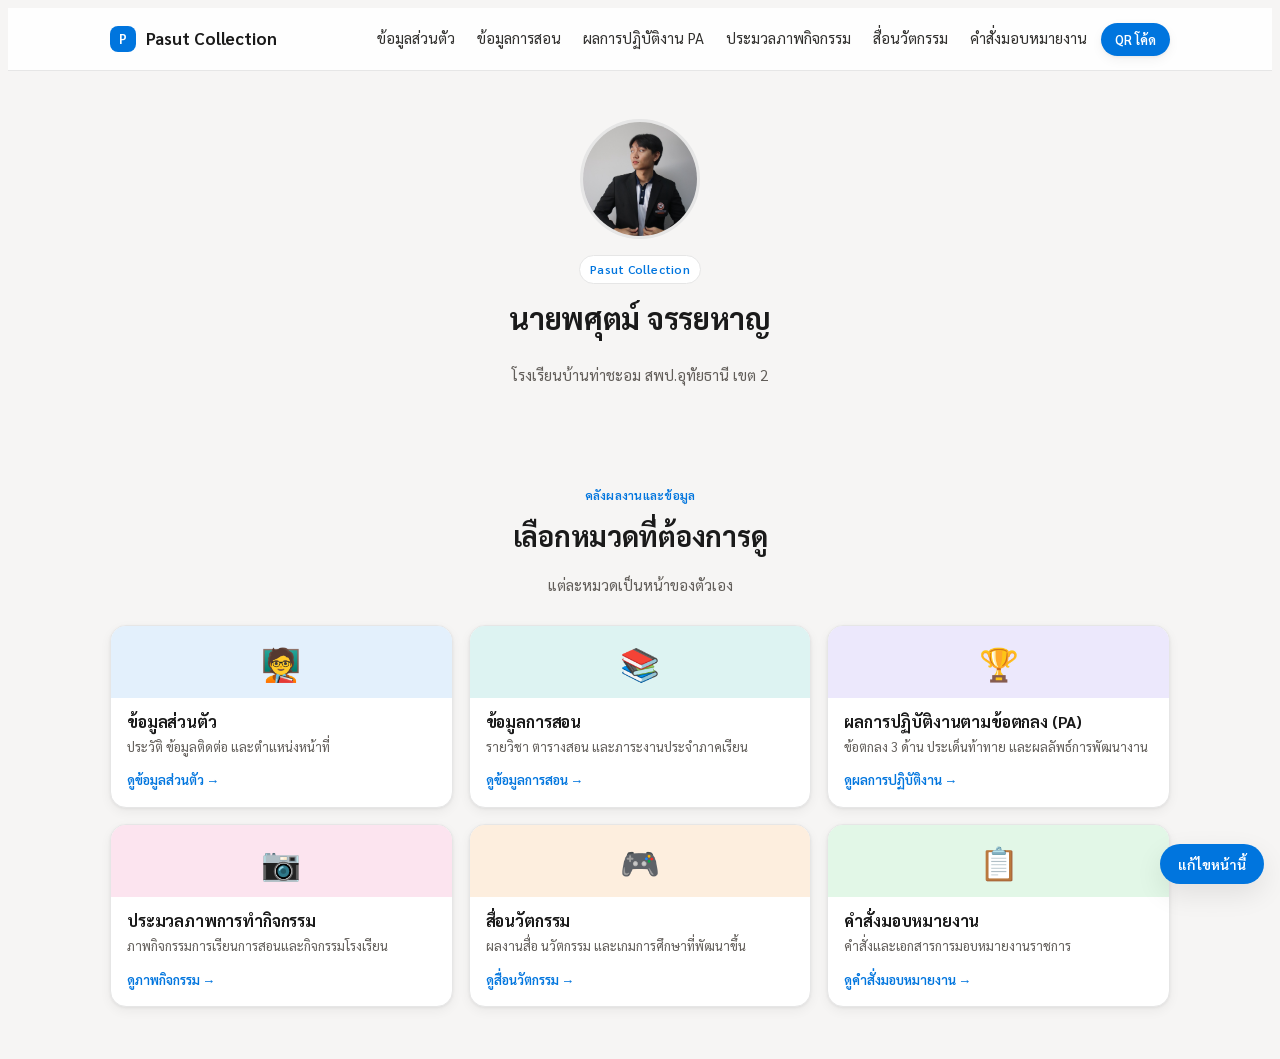
<file: index.html>
<!doctype html>
<html lang="th">
<head>
<meta charset="UTF-8">
<meta name="viewport" content="width=device-width, initial-scale=1">
<title>Pasut Collection</title>
<meta name="description" content="คลังผลงานและข้อมูลของนายพศุตม์ จรรยหาญ ครูกลุ่มสาระการเรียนรู้คณิตศาสตร์ โรงเรียนบ้านท่าชะอม">
<link rel="stylesheet" href="style.css">
</head>
<body data-content-collection="content_index">

<div class="topbar">
  <div class="wrap row">
    <a class="brand" href="index.html"><span class="mark">P</span> <span data-field="name">Pasut Collection</span></a>
    <div class="topbar-right">
      <nav class="crumbs">
        <a href="personal.html">ข้อมูลส่วนตัว</a>
        <a href="teaching.html">ข้อมูลการสอน</a>
        <a href="pa.html">ผลการปฏิบัติงาน PA</a>
        <a href="gallery.html">ประมวลภาพกิจกรรม</a>
        <a href="media.html">สื่อนวัตกรรม</a>
        <a href="orders.html">คำสั่งมอบหมายงาน</a>
      </nav>
      <div class="qr-widget">
        <button id="qrToggleBtn" class="qr-toggle" type="button" aria-expanded="false">QR โค้ด</button>
        <div id="qrPanel" class="qr-panel" hidden>
          <div id="qrCode"></div>
          <p class="qr-url"></p>
        </div>
      </div>
    </div>
  </div>
</div>

<div class="heroband">
  <div class="wrap heroband-inner">
    <div class="hero-photo"><img data-edit-img="hero-photo" src="images/hero-photo.jpg" alt="รูปภาพนายพศุตม์ จรรยหาญ"></div>
    <span class="eyebrow" data-edit="hero-eyebrow">Pasut Collection</span>
    <h1 data-edit="hero-name">นายพศุตม์ จรรยหาญ</h1>
    <p class="lede" data-edit="hero-lede">โรงเรียนบ้านท่าชะอม สพป.อุทัยธานี เขต 2</p>
  </div>
</div>

<main class="wrap">
  <section id="menu" style="border-top:none;">
    <div class="kicker" style="text-align:center;">คลังผลงานและข้อมูล</div>
    <h2 style="text-align:center;">เลือกหมวดที่ต้องการดู</h2>
    <p class="intro" style="text-align:center; margin-inline:auto;">แต่ละหมวดเป็นหน้าของตัวเอง</p>
    <div class="tilegrid">
      <a class="tile d1" href="personal.html">
        <div class="icon-band" aria-hidden="true">🧑‍🏫</div>
        <div class="body">
          <h3 data-edit="tile-personal-title">ข้อมูลส่วนตัว</h3>
          <p data-edit="tile-personal-desc">ประวัติ ข้อมูลติดต่อ และตำแหน่งหน้าที่</p>
          <div class="go">ดูข้อมูลส่วนตัว →</div>
        </div>
      </a>
      <a class="tile d2" href="teaching.html">
        <div class="icon-band" aria-hidden="true">📚</div>
        <div class="body">
          <h3 data-edit="tile-teaching-title">ข้อมูลการสอน</h3>
          <p data-edit="tile-teaching-desc">รายวิชา ตารางสอน และภาระงานประจำภาคเรียน</p>
          <div class="go">ดูข้อมูลการสอน →</div>
        </div>
      </a>
      <a class="tile d3" href="pa.html">
        <div class="icon-band" aria-hidden="true">🏆</div>
        <div class="body">
          <h3 data-edit="tile-pa-title">ผลการปฏิบัติงานตามข้อตกลง (PA)</h3>
          <p data-edit="tile-pa-desc">ข้อตกลง 3 ด้าน ประเด็นท้าทาย และผลลัพธ์การพัฒนางาน</p>
          <div class="go">ดูผลการปฏิบัติงาน →</div>
        </div>
      </a>
      <a class="tile" href="gallery.html">
        <div class="icon-band" aria-hidden="true">📷</div>
        <div class="body">
          <h3 data-edit="tile-gallery-title">ประมวลภาพการทำกิจกรรม</h3>
          <p data-edit="tile-gallery-desc">ภาพกิจกรรมการเรียนการสอนและกิจกรรมโรงเรียน</p>
          <div class="go">ดูภาพกิจกรรม →</div>
        </div>
      </a>
      <a class="tile" href="media.html">
        <div class="icon-band" aria-hidden="true">🎮</div>
        <div class="body">
          <h3 data-edit="tile-media-title">สื่อนวัตกรรม</h3>
          <p data-edit="tile-media-desc">ผลงานสื่อ นวัตกรรม และเกมการศึกษาที่พัฒนาขึ้น</p>
          <div class="go">ดูสื่อนวัตกรรม →</div>
        </div>
      </a>
      <a class="tile" href="orders.html">
        <div class="icon-band" aria-hidden="true">📋</div>
        <div class="body">
          <h3 data-edit="tile-orders-title">คำสั่งมอบหมายงาน</h3>
          <p data-edit="tile-orders-desc">คำสั่งและเอกสารการมอบหมายงานราชการ</p>
          <div class="go">ดูคำสั่งมอบหมายงาน →</div>
        </div>
      </a>
    </div>
  </section>

  <section aria-label="เนื้อหาเพิ่มเติม">
    <div class="kicker">เพิ่มเติม</div>
    <h2>เนื้อหาเพิ่มเติม</h2>
    <div id="extraBlocks" data-collection="extra_index"></div>
  </section>
</main>

<script src="config.js"></script>
<script src="edit.js"></script>
<script src="qrcode.min.js"></script>
<script>
(function () {
  var SITE_URL = 'https://pamjyh.github.io/Pasut-Collection/';
  var btn = document.getElementById('qrToggleBtn');
  var panel = document.getElementById('qrPanel');
  var made = false;
  btn.addEventListener('click', function () {
    var willShow = panel.hidden;
    if (willShow && !made) {
      new QRCode(document.getElementById('qrCode'), {
        text: SITE_URL, width: 160, height: 160, correctLevel: QRCode.CorrectLevel.M,
      });
      panel.querySelector('.qr-url').textContent = SITE_URL;
      made = true;
    }
    panel.hidden = !willShow;
    btn.setAttribute('aria-expanded', String(willShow));
  });
})();
</script>
</body>
</html>
</file>
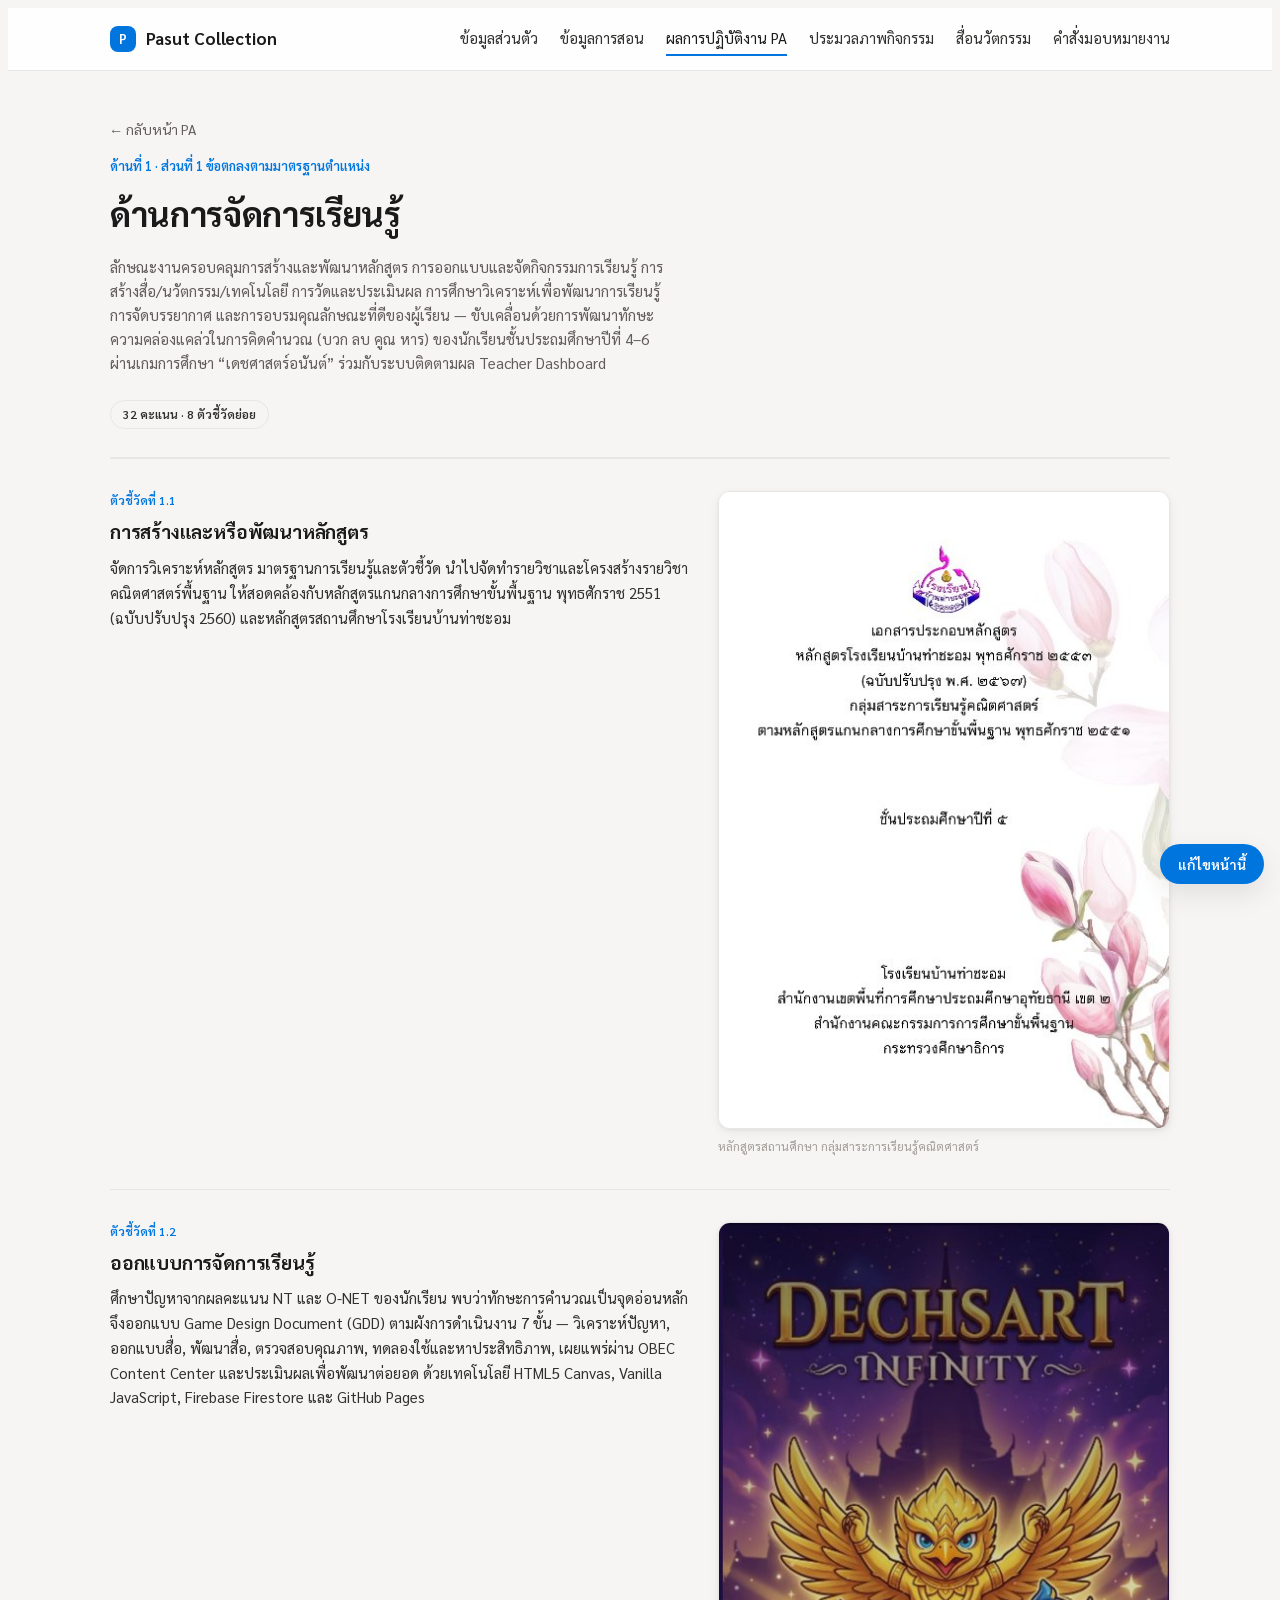
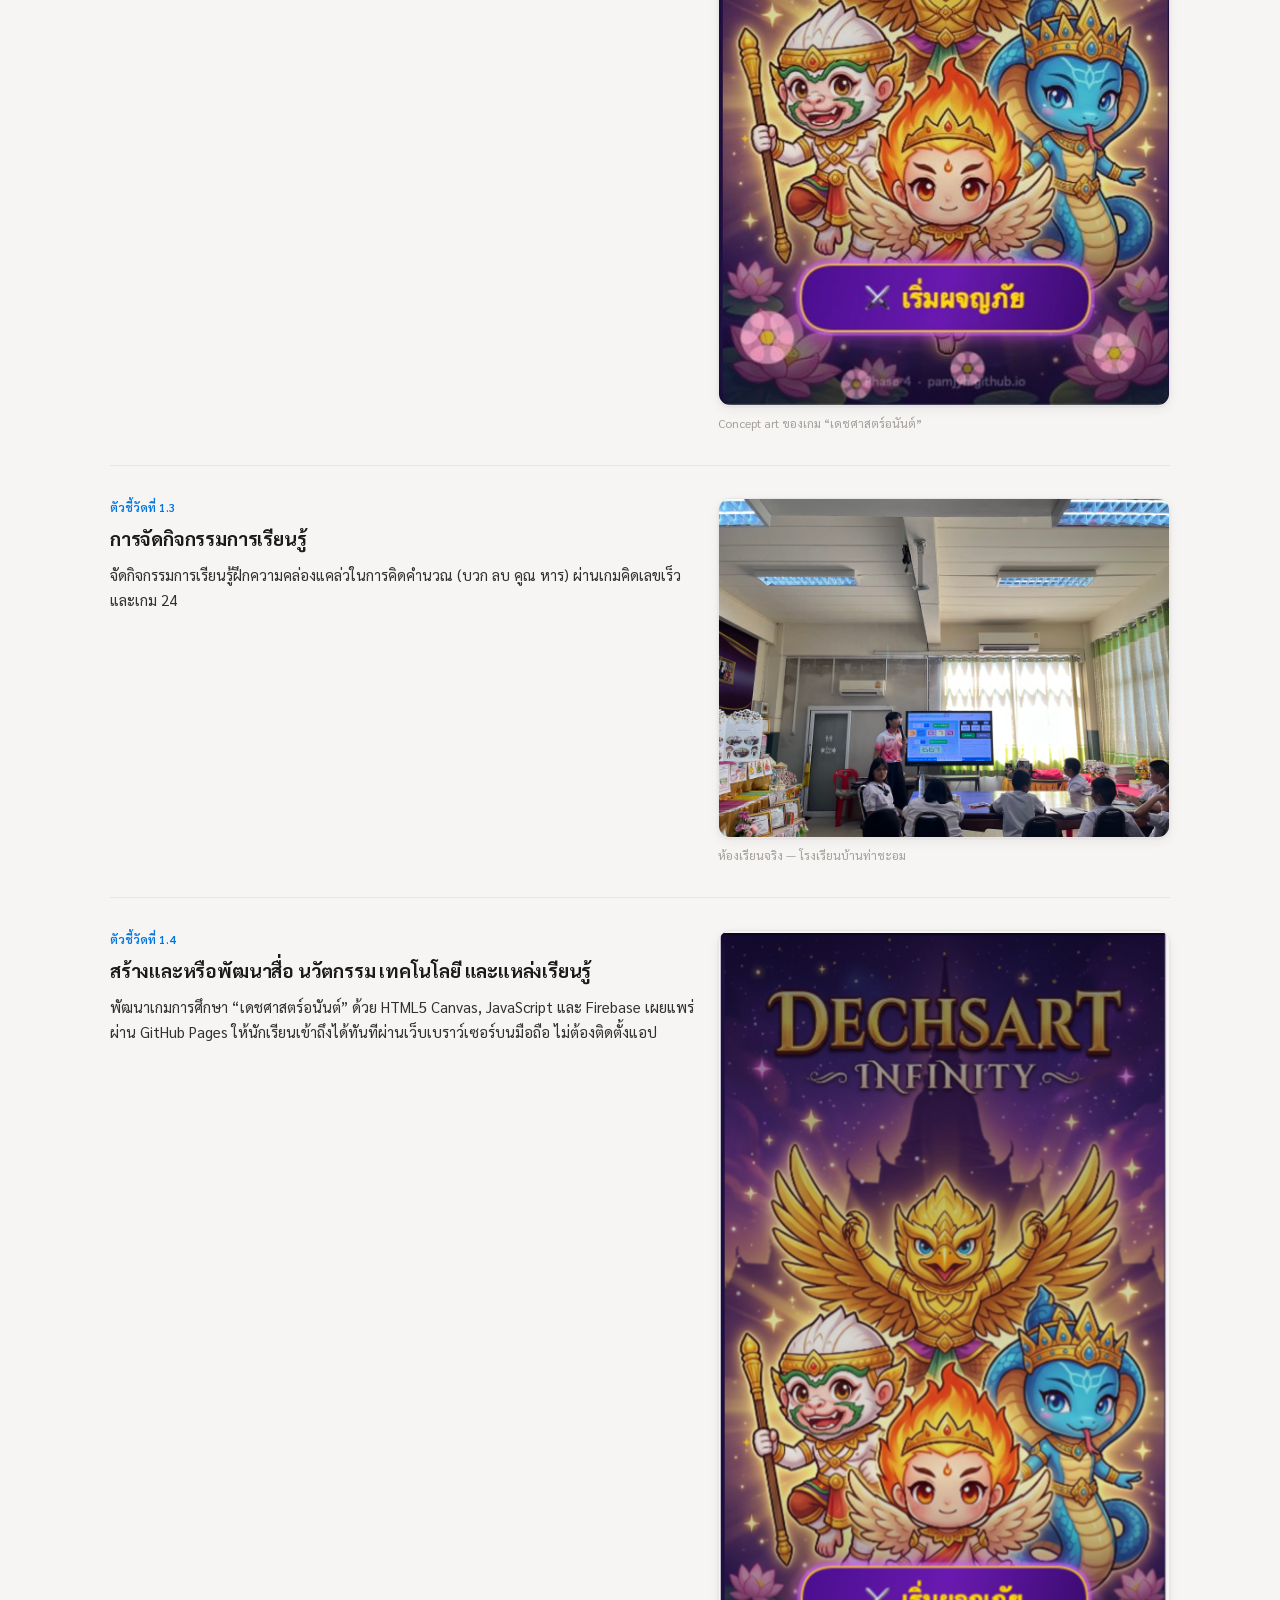
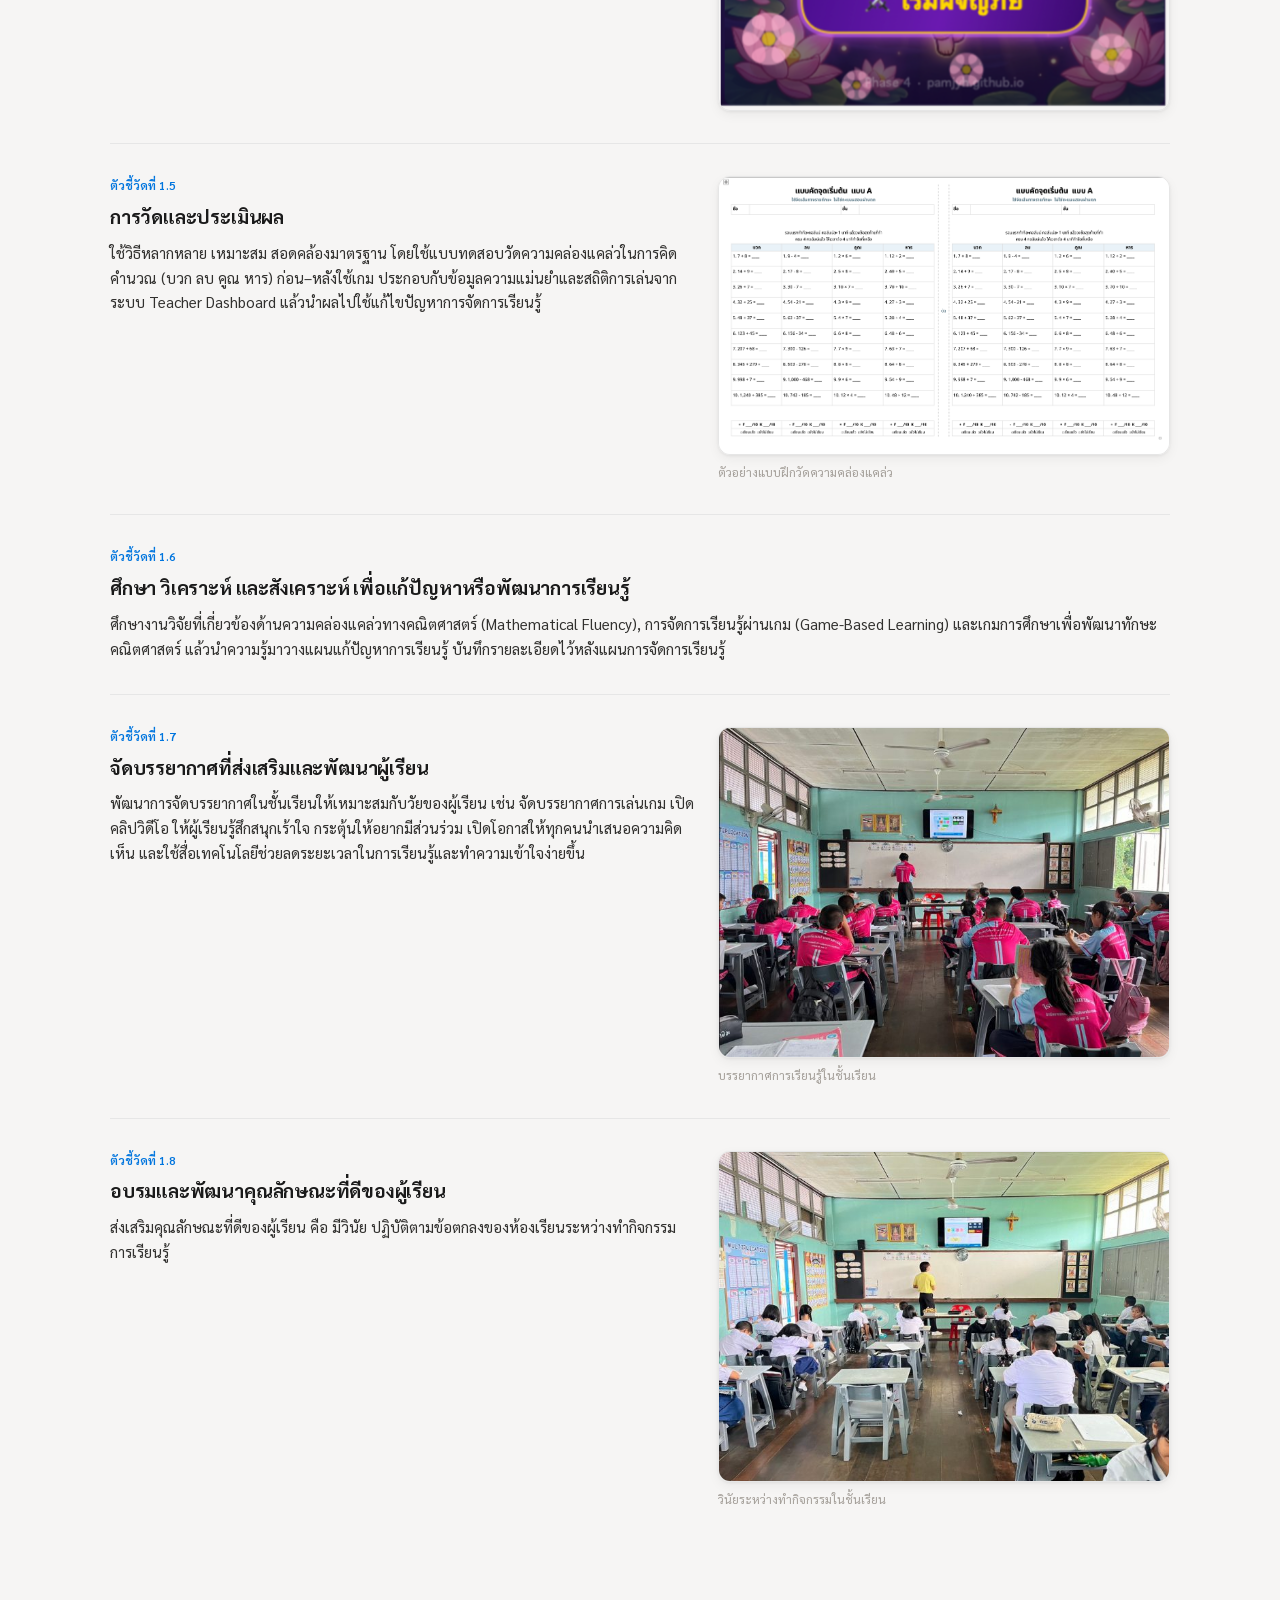
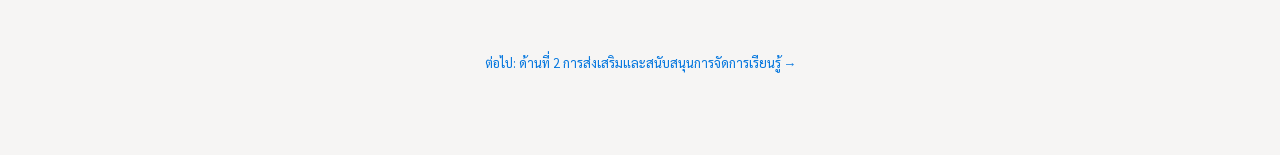
<file: daan1.html>
<!doctype html>
<html lang="th">
<head>
<meta charset="UTF-8">
<meta name="viewport" content="width=device-width, initial-scale=1">
<title>ด้านการจัดการเรียนรู้ — Pasut Collection</title>
<link rel="stylesheet" href="style.css">
</head>
<body data-content-collection="content_daan1">

<div class="topbar">
  <div class="wrap row">
    <a class="brand" href="index.html"><span class="mark">P</span> <span data-field="name">Pasut Collection</span></a>
    <nav class="crumbs">
      <a href="personal.html">ข้อมูลส่วนตัว</a>
      <a href="teaching.html">ข้อมูลการสอน</a>
      <a href="pa.html" class="on">ผลการปฏิบัติงาน PA</a>
      <a href="gallery.html">ประมวลภาพกิจกรรม</a>
      <a href="media.html">สื่อนวัตกรรม</a>
      <a href="orders.html">คำสั่งมอบหมายงาน</a>
    </nav>
  </div>
</div>

<main class="wrap">

  <section class="pagehead" style="border-top:none;">
    <a class="backlink" href="pa.html">← กลับหน้า PA</a>
    <div class="n">ด้านที่ 1 · ส่วนที่ 1 ข้อตกลงตามมาตรฐานตำแหน่ง</div>
    <h1>ด้านการจัดการเรียนรู้</h1>
    <p class="role">ลักษณะงานครอบคลุมการสร้างและพัฒนาหลักสูตร การออกแบบและจัดกิจกรรมการเรียนรู้ การสร้างสื่อ/นวัตกรรม/เทคโนโลยี การวัดและประเมินผล การศึกษาวิเคราะห์เพื่อพัฒนาการเรียนรู้ การจัดบรรยากาศ และการอบรมคุณลักษณะที่ดีของผู้เรียน — ขับเคลื่อนด้วยการพัฒนาทักษะความคล่องแคล่วในการคิดคำนวณ (บวก ลบ คูณ หาร) ของนักเรียนชั้นประถมศึกษาปีที่ 4–6 ผ่านเกมการศึกษา “เดชศาสตร์อนันต์” ร่วมกับระบบติดตามผล Teacher Dashboard</p>
    <span class="pts">32 คะแนน · 8 ตัวชี้วัดย่อย</span>
  </section>

  <section style="padding-top:0;">
    <div data-collection="daan1_indicators" data-render="indicator" data-photo="optional"
         data-fields='[{"key":"tag","label":"เลขตัวชี้วัด (เช่น ตัวชี้วัดที่ 1.1)"},{"key":"title","label":"หัวข้อ"},{"key":"desc","label":"คำอธิบาย","multiline":true},{"key":"caption","label":"คำบรรยายภาพ (ไม่บังคับ)"}]'
         data-add-label="+ เพิ่มตัวชี้วัด" data-empty="ยังไม่มีข้อมูล"></div>
  </section>

  <footer>
    <p class="foot-note"><a href="daan2.html">ต่อไป: ด้านที่ 2 การส่งเสริมและสนับสนุนการจัดการเรียนรู้ →</a></p>
  </footer>

  <section aria-label="เนื้อหาเพิ่มเติม">
    <div class="kicker">เพิ่มเติม</div>
    <h2>เนื้อหาเพิ่มเติม</h2>
    <div id="extraBlocks" data-collection="extra_daan1"></div>
  </section>
</main>

<script src="config.js"></script>
<script src="edit.js"></script>
</body>
</html>
</file>
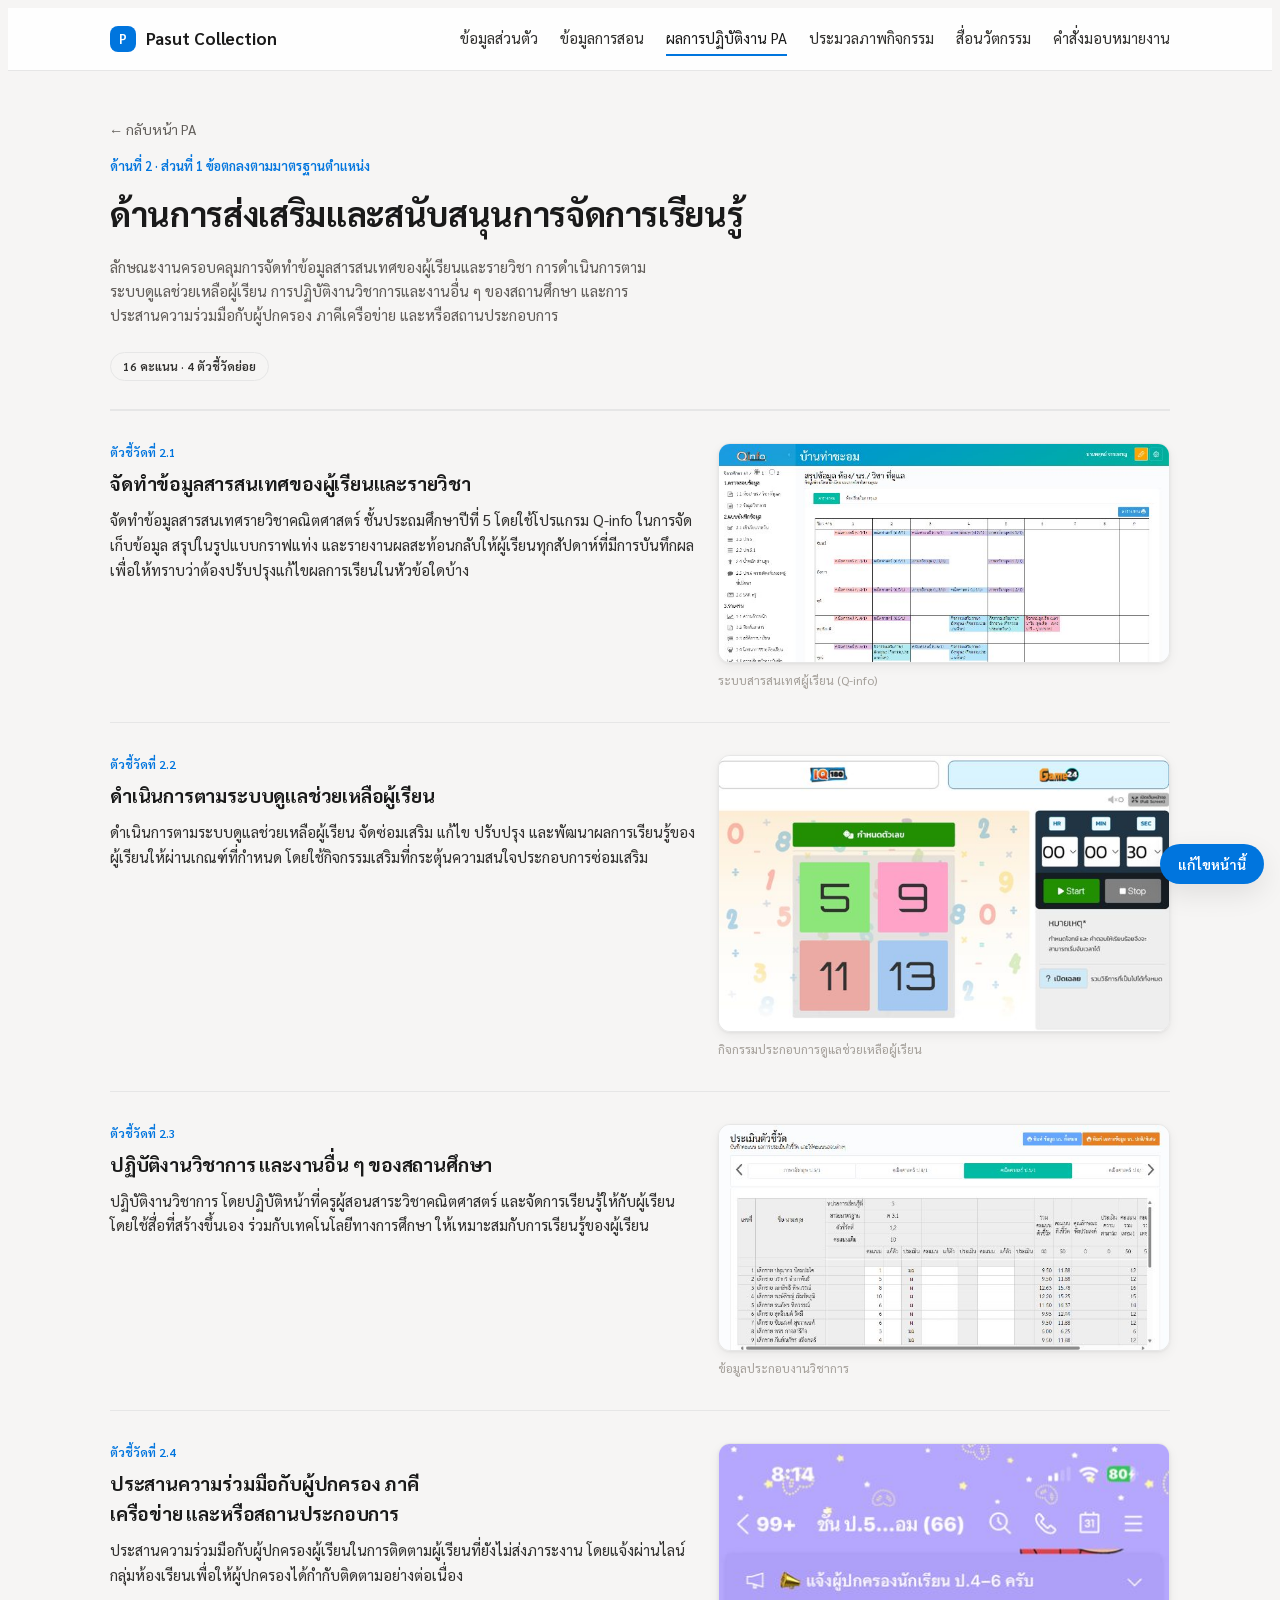
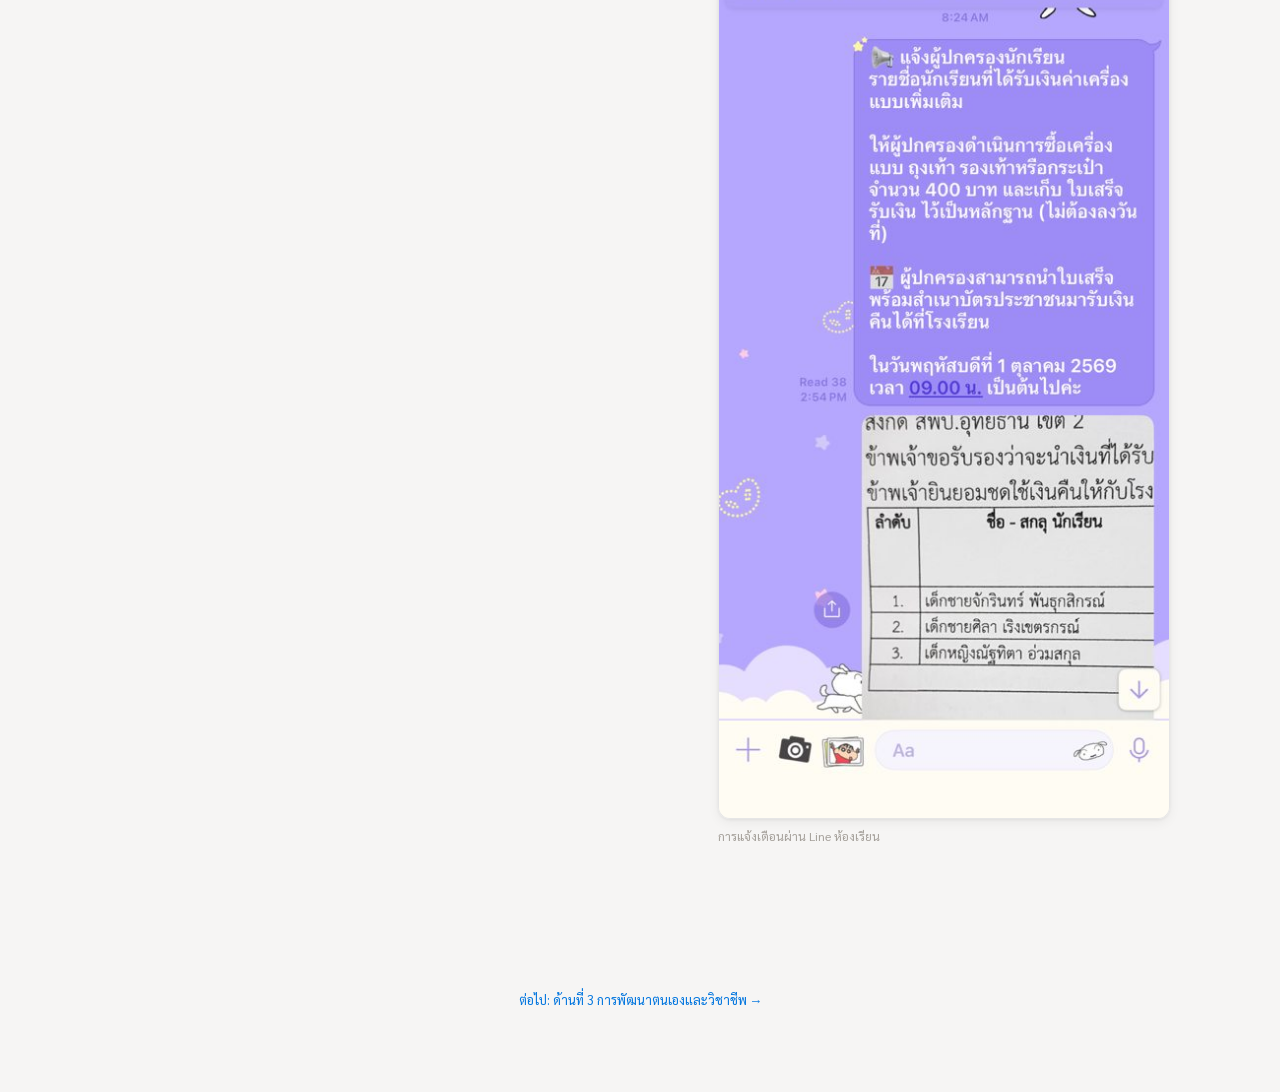
<file: daan2.html>
<!doctype html>
<html lang="th">
<head>
<meta charset="UTF-8">
<meta name="viewport" content="width=device-width, initial-scale=1">
<title>ด้านส่งเสริมการจัดการเรียนรู้ — Pasut Collection</title>
<link rel="stylesheet" href="style.css">
</head>
<body data-content-collection="content_daan2">

<div class="topbar">
  <div class="wrap row">
    <a class="brand" href="index.html"><span class="mark">P</span> <span data-field="name">Pasut Collection</span></a>
    <nav class="crumbs">
      <a href="personal.html">ข้อมูลส่วนตัว</a>
      <a href="teaching.html">ข้อมูลการสอน</a>
      <a href="pa.html" class="on">ผลการปฏิบัติงาน PA</a>
      <a href="gallery.html">ประมวลภาพกิจกรรม</a>
      <a href="media.html">สื่อนวัตกรรม</a>
      <a href="orders.html">คำสั่งมอบหมายงาน</a>
    </nav>
  </div>
</div>

<main class="wrap">

  <section class="pagehead" style="border-top:none;">
    <a class="backlink" href="pa.html">← กลับหน้า PA</a>
    <div class="n">ด้านที่ 2 · ส่วนที่ 1 ข้อตกลงตามมาตรฐานตำแหน่ง</div>
    <h1>ด้านการส่งเสริมและสนับสนุนการจัดการเรียนรู้</h1>
    <p class="role">ลักษณะงานครอบคลุมการจัดทำข้อมูลสารสนเทศของผู้เรียนและรายวิชา การดำเนินการตามระบบดูแลช่วยเหลือผู้เรียน การปฏิบัติงานวิชาการและงานอื่น ๆ ของสถานศึกษา และการประสานความร่วมมือกับผู้ปกครอง ภาคีเครือข่าย และหรือสถานประกอบการ</p>
    <span class="pts">16 คะแนน · 4 ตัวชี้วัดย่อย</span>
  </section>

  <section style="padding-top:0;">
    <div data-collection="daan2_indicators" data-render="indicator" data-photo="optional"
         data-fields='[{"key":"tag","label":"เลขตัวชี้วัด (เช่น ตัวชี้วัดที่ 2.1)"},{"key":"title","label":"หัวข้อ"},{"key":"desc","label":"คำอธิบาย","multiline":true},{"key":"caption","label":"คำบรรยายภาพ (ไม่บังคับ)"}]'
         data-add-label="+ เพิ่มตัวชี้วัด" data-empty="ยังไม่มีข้อมูล"></div>
  </section>

  <footer>
    <p class="foot-note"><a href="daan3.html">ต่อไป: ด้านที่ 3 การพัฒนาตนเองและวิชาชีพ →</a></p>
  </footer>

  <section aria-label="เนื้อหาเพิ่มเติม">
    <div class="kicker">เพิ่มเติม</div>
    <h2>เนื้อหาเพิ่มเติม</h2>
    <div id="extraBlocks" data-collection="extra_daan2"></div>
  </section>
</main>

<script src="config.js"></script>
<script src="edit.js"></script>
</body>
</html>
</file>
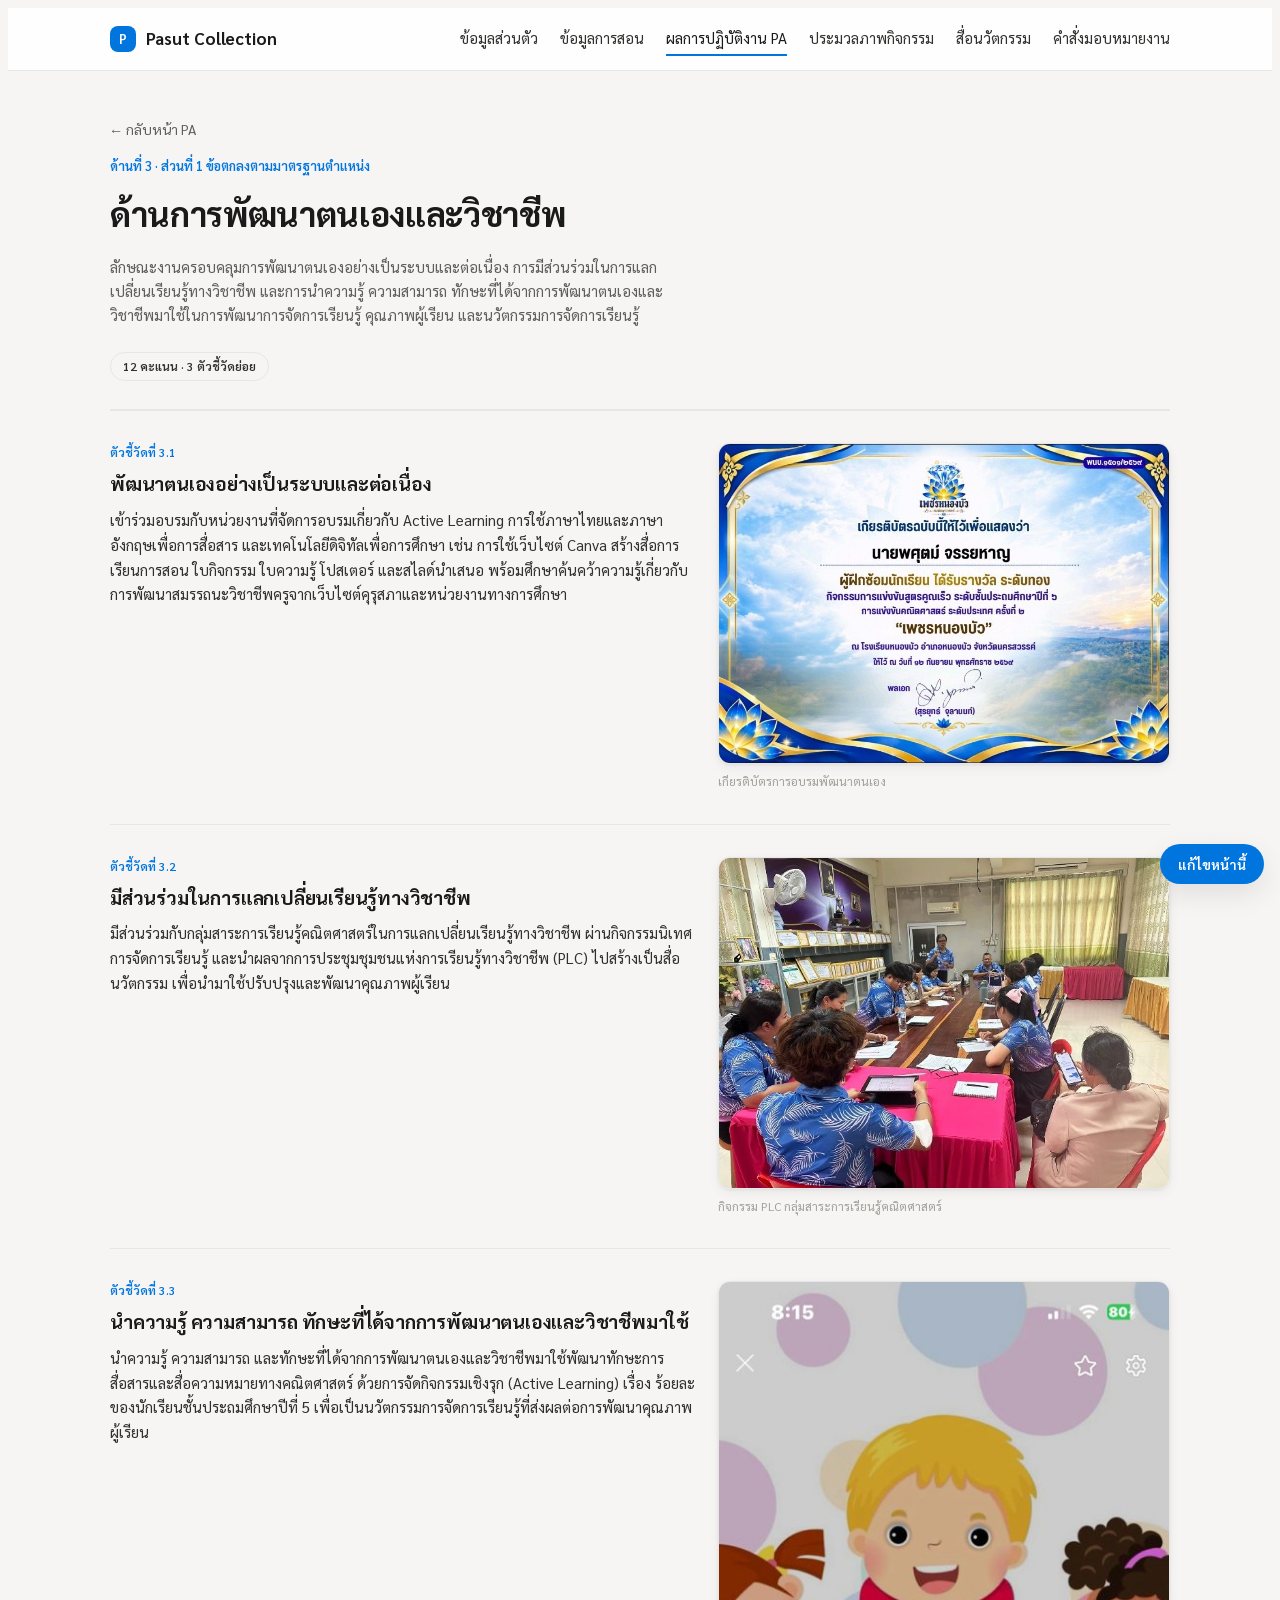
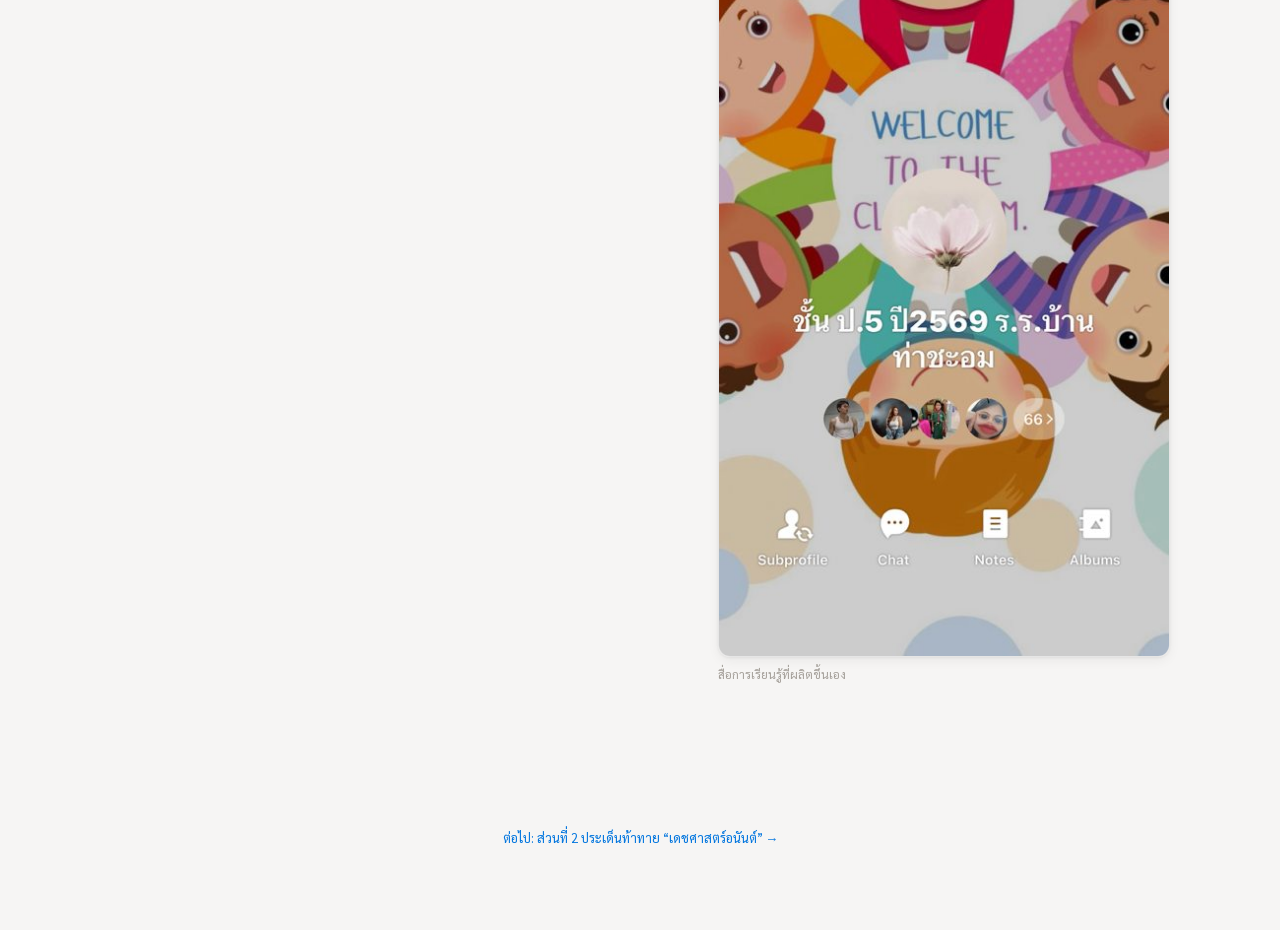
<file: daan3.html>
<!doctype html>
<html lang="th">
<head>
<meta charset="UTF-8">
<meta name="viewport" content="width=device-width, initial-scale=1">
<title>ด้านพัฒนาตนเองและวิชาชีพ — Pasut Collection</title>
<link rel="stylesheet" href="style.css">
</head>
<body data-content-collection="content_daan3">

<div class="topbar">
  <div class="wrap row">
    <a class="brand" href="index.html"><span class="mark">P</span> <span data-field="name">Pasut Collection</span></a>
    <nav class="crumbs">
      <a href="personal.html">ข้อมูลส่วนตัว</a>
      <a href="teaching.html">ข้อมูลการสอน</a>
      <a href="pa.html" class="on">ผลการปฏิบัติงาน PA</a>
      <a href="gallery.html">ประมวลภาพกิจกรรม</a>
      <a href="media.html">สื่อนวัตกรรม</a>
      <a href="orders.html">คำสั่งมอบหมายงาน</a>
    </nav>
  </div>
</div>

<main class="wrap">

  <section class="pagehead" style="border-top:none;">
    <a class="backlink" href="pa.html">← กลับหน้า PA</a>
    <div class="n">ด้านที่ 3 · ส่วนที่ 1 ข้อตกลงตามมาตรฐานตำแหน่ง</div>
    <h1>ด้านการพัฒนาตนเองและวิชาชีพ</h1>
    <p class="role">ลักษณะงานครอบคลุมการพัฒนาตนเองอย่างเป็นระบบและต่อเนื่อง การมีส่วนร่วมในการแลกเปลี่ยนเรียนรู้ทางวิชาชีพ และการนำความรู้ ความสามารถ ทักษะที่ได้จากการพัฒนาตนเองและวิชาชีพมาใช้ในการพัฒนาการจัดการเรียนรู้ คุณภาพผู้เรียน และนวัตกรรมการจัดการเรียนรู้</p>
    <span class="pts">12 คะแนน · 3 ตัวชี้วัดย่อย</span>
  </section>

  <section style="padding-top:0;">
    <div data-collection="daan3_indicators" data-render="indicator" data-photo="optional"
         data-fields='[{"key":"tag","label":"เลขตัวชี้วัด (เช่น ตัวชี้วัดที่ 3.1)"},{"key":"title","label":"หัวข้อ"},{"key":"desc","label":"คำอธิบาย","multiline":true},{"key":"caption","label":"คำบรรยายภาพ (ไม่บังคับ)"}]'
         data-add-label="+ เพิ่มตัวชี้วัด" data-empty="ยังไม่มีข้อมูล"></div>
  </section>

  <footer>
    <p class="foot-note"><a href="pa.html#challenge">ต่อไป: ส่วนที่ 2 ประเด็นท้าทาย “เดชศาสตร์อนันต์” →</a></p>
  </footer>

  <section aria-label="เนื้อหาเพิ่มเติม">
    <div class="kicker">เพิ่มเติม</div>
    <h2>เนื้อหาเพิ่มเติม</h2>
    <div id="extraBlocks" data-collection="extra_daan3"></div>
  </section>
</main>

<script src="config.js"></script>
<script src="edit.js"></script>
</body>
</html>
</file>
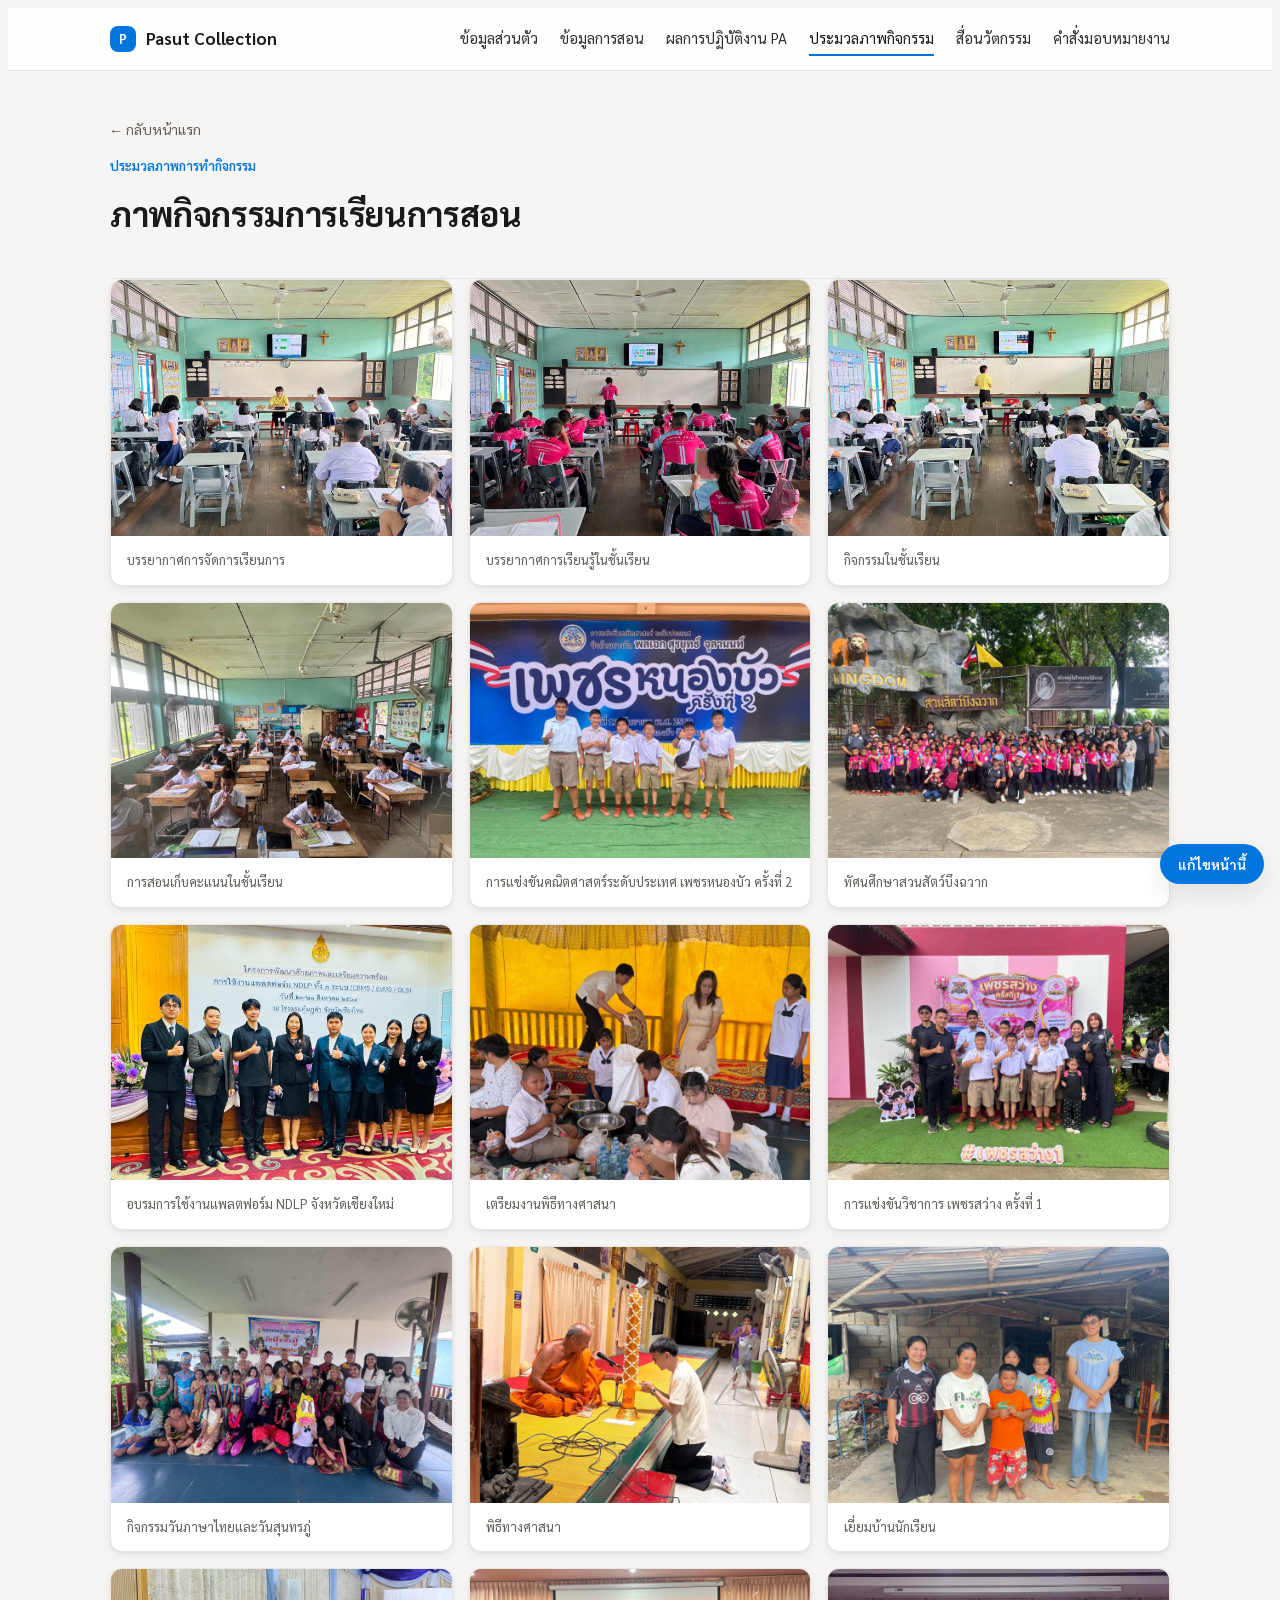
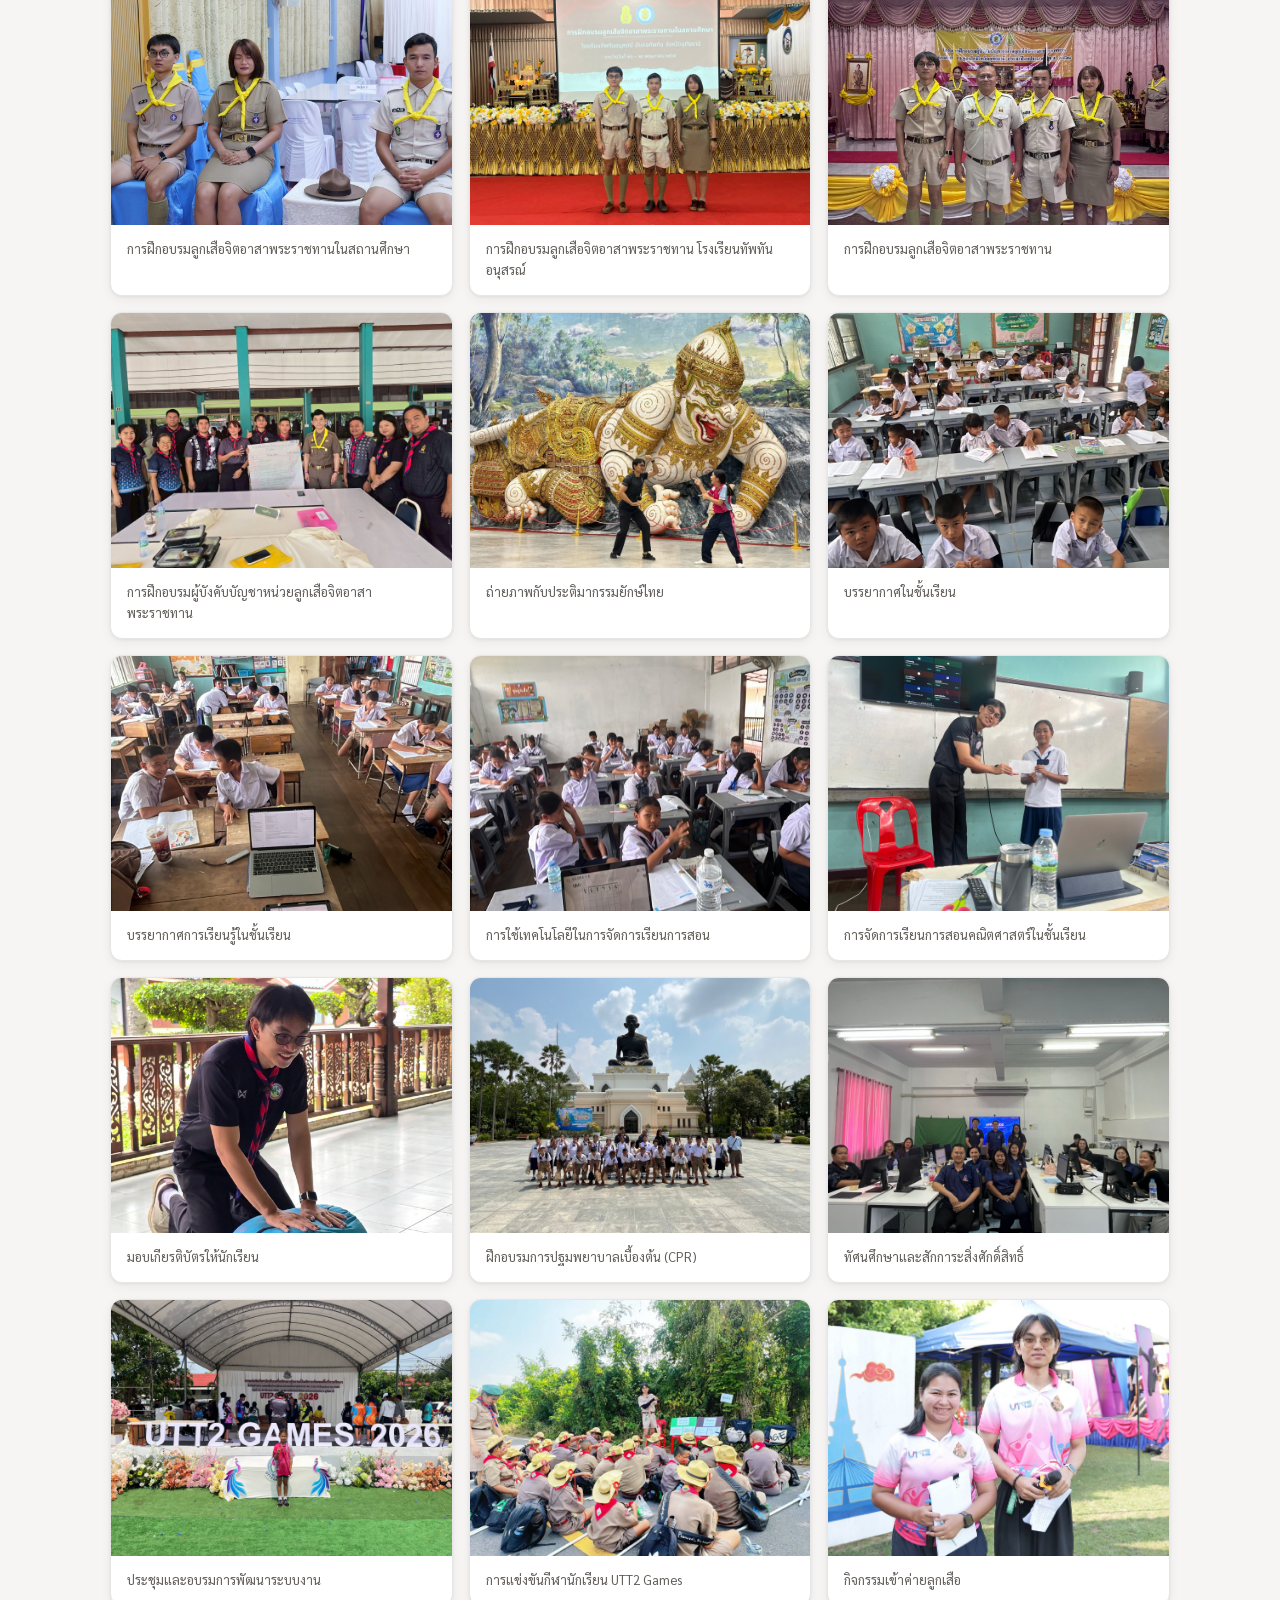
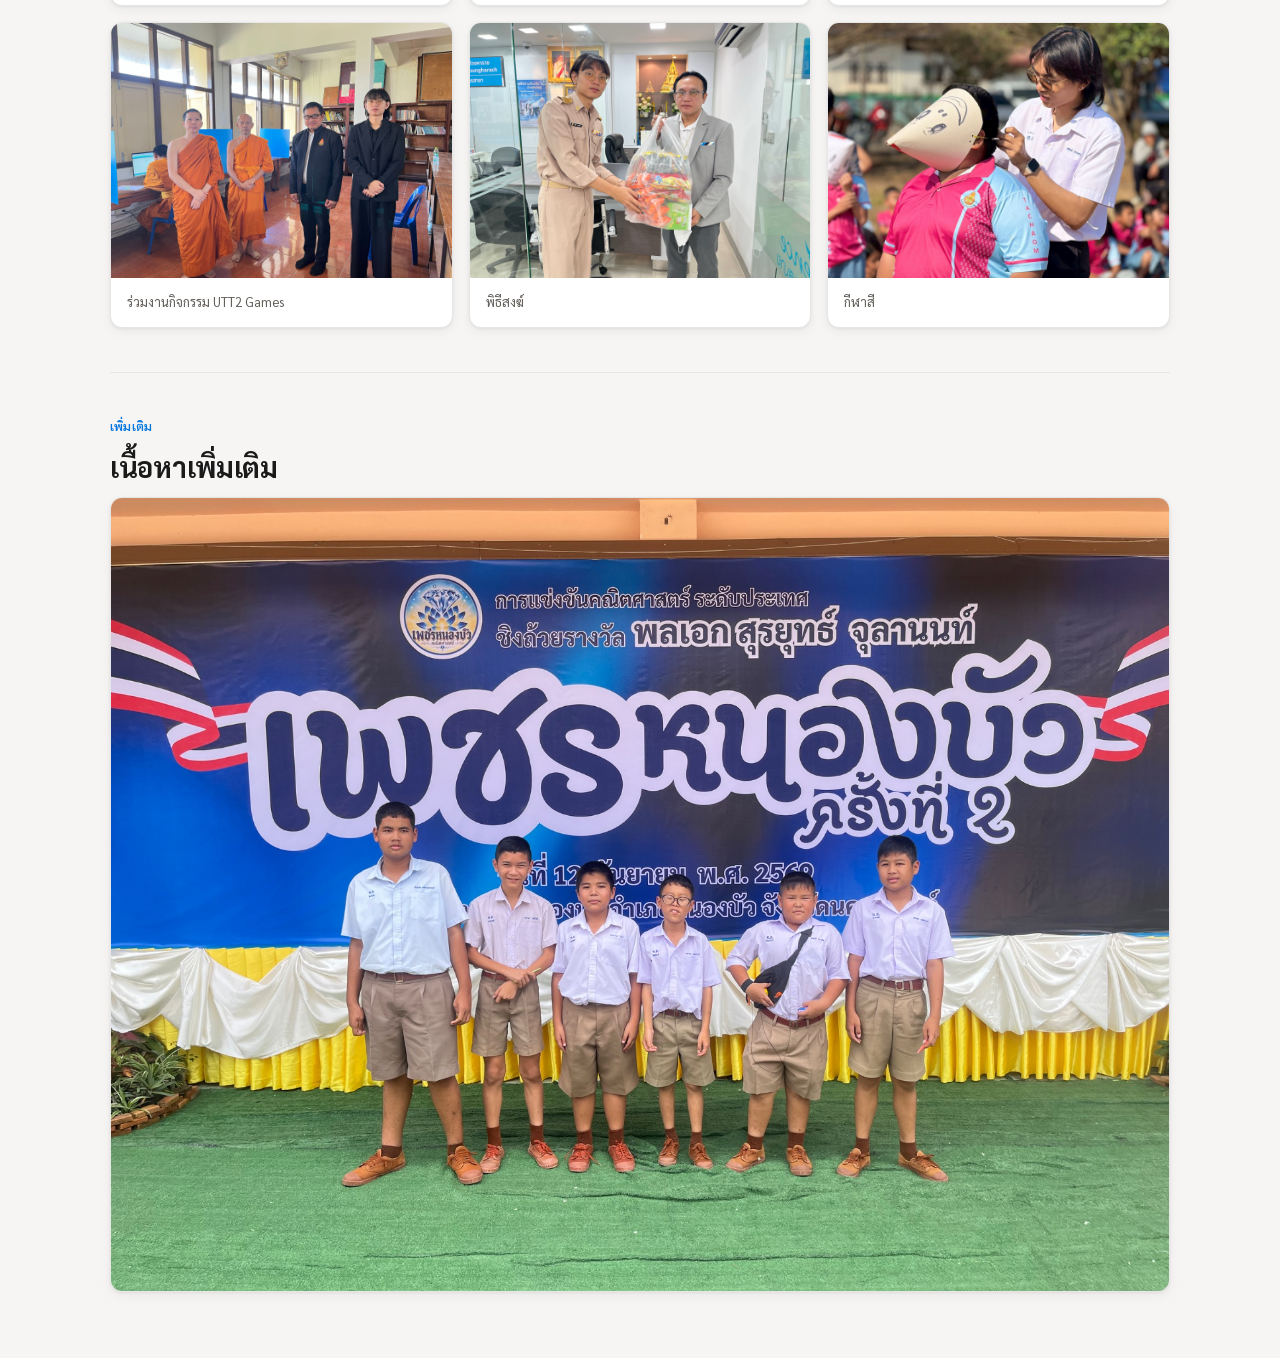
<file: gallery.html>
<!doctype html>
<html lang="th">
<head>
<meta charset="UTF-8">
<meta name="viewport" content="width=device-width, initial-scale=1">
<title>ประมวลภาพกิจกรรม — Pasut Collection</title>
<link rel="stylesheet" href="style.css">
</head>
<body>

<div class="topbar">
  <div class="wrap row">
    <a class="brand" href="index.html"><span class="mark">P</span> <span data-field="name">Pasut Collection</span></a>
    <nav class="crumbs">
      <a href="personal.html">ข้อมูลส่วนตัว</a>
      <a href="teaching.html">ข้อมูลการสอน</a>
      <a href="pa.html">ผลการปฏิบัติงาน PA</a>
      <a href="gallery.html" class="on">ประมวลภาพกิจกรรม</a>
      <a href="media.html">สื่อนวัตกรรม</a>
      <a href="orders.html">คำสั่งมอบหมายงาน</a>
    </nav>
  </div>
</div>

<main class="wrap">
  <section class="pagehead" style="border-top:none;">
    <a class="backlink" href="index.html">← กลับหน้าแรก</a>
    <div class="n">ประมวลภาพการทำกิจกรรม</div>
    <h1>ภาพกิจกรรมการเรียนการสอน</h1>
  </section>

  <section style="padding-top:0;">
    <div id="cardMount"
         data-collection="gallery"
         data-empty="ยังไม่มีภาพกิจกรรม กดปุ่ม “แก้ไขหน้านี้” มุมล่างขวา แล้วเพิ่มภาพแรกได้เลย"
         data-fields='[{"key":"caption","label":"คำบรรยายภาพ"}]'></div>
  </section>

  <section aria-label="เนื้อหาเพิ่มเติม">
    <div class="kicker">เพิ่มเติม</div>
    <h2>เนื้อหาเพิ่มเติม</h2>
    <div id="extraBlocks" data-collection="extra_gallery"></div>
  </section>
</main>

<script src="config.js"></script>
<script src="edit.js"></script>
</body>
</html>
</file>
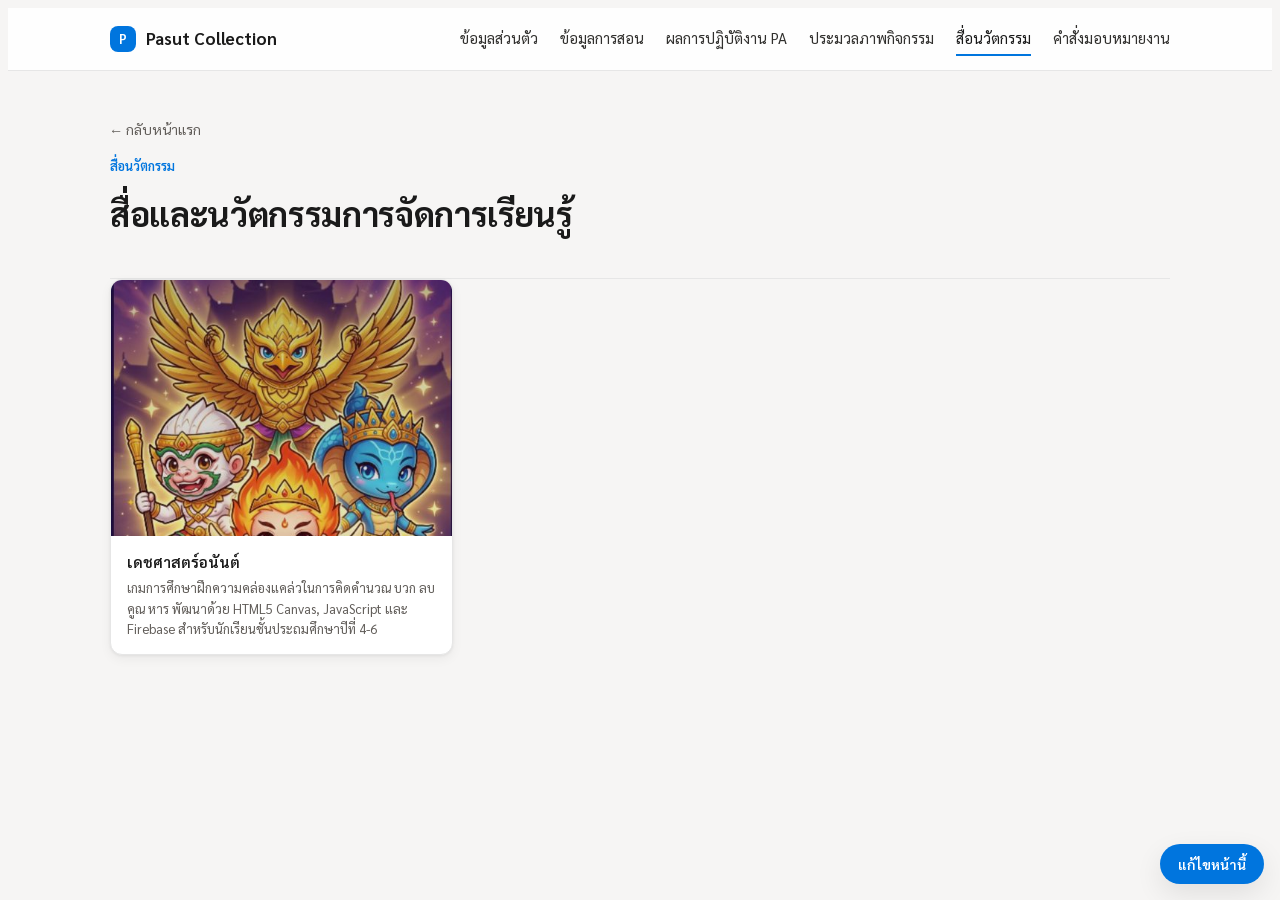
<file: media.html>
<!doctype html>
<html lang="th">
<head>
<meta charset="UTF-8">
<meta name="viewport" content="width=device-width, initial-scale=1">
<title>สื่อนวัตกรรม — Pasut Collection</title>
<link rel="stylesheet" href="style.css">
</head>
<body>

<div class="topbar">
  <div class="wrap row">
    <a class="brand" href="index.html"><span class="mark">P</span> <span data-field="name">Pasut Collection</span></a>
    <nav class="crumbs">
      <a href="personal.html">ข้อมูลส่วนตัว</a>
      <a href="teaching.html">ข้อมูลการสอน</a>
      <a href="pa.html">ผลการปฏิบัติงาน PA</a>
      <a href="gallery.html">ประมวลภาพกิจกรรม</a>
      <a href="media.html" class="on">สื่อนวัตกรรม</a>
      <a href="orders.html">คำสั่งมอบหมายงาน</a>
    </nav>
  </div>
</div>

<main class="wrap">
  <section class="pagehead" style="border-top:none;">
    <a class="backlink" href="index.html">← กลับหน้าแรก</a>
    <div class="n">สื่อนวัตกรรม</div>
    <h1>สื่อและนวัตกรรมการจัดการเรียนรู้</h1>
  </section>

  <section style="padding-top:0;">
    <div id="cardMount"
         data-collection="media"
         data-empty="ยังไม่มีสื่อนวัตกรรม กดปุ่ม “แก้ไขหน้านี้” มุมล่างขวา แล้วเพิ่มรายการแรกได้เลย"
         data-fields='[{"key":"title","label":"ชื่อสื่อ/นวัตกรรม"},{"key":"description","label":"รายละเอียดโดยย่อ","multiline":true}]'></div>
  </section>

  <section aria-label="เนื้อหาเพิ่มเติม">
    <div class="kicker">เพิ่มเติม</div>
    <h2>เนื้อหาเพิ่มเติม</h2>
    <div id="extraBlocks" data-collection="extra_media"></div>
  </section>
</main>

<script src="config.js"></script>
<script src="edit.js"></script>
</body>
</html>
</file>
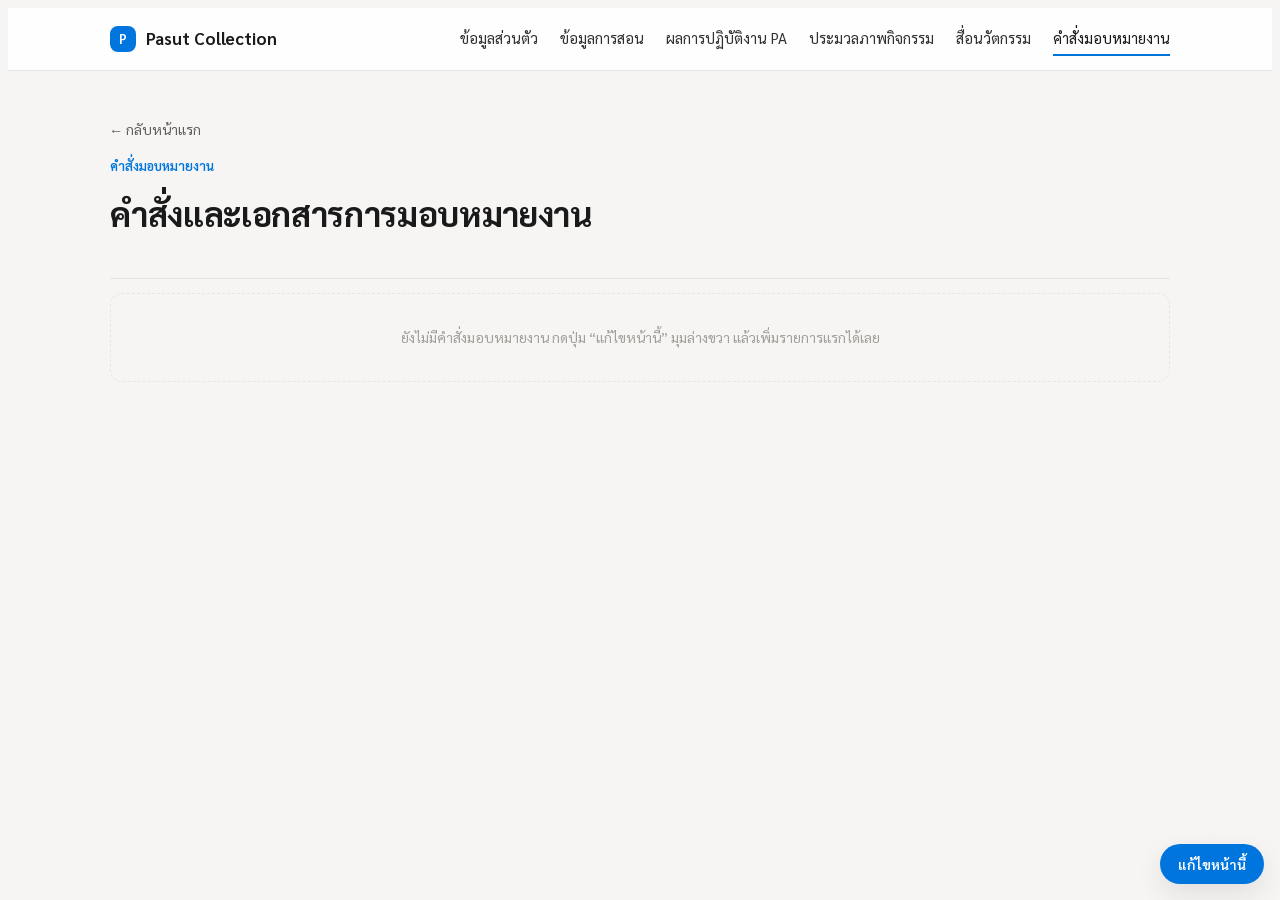
<file: orders.html>
<!doctype html>
<html lang="th">
<head>
<meta charset="UTF-8">
<meta name="viewport" content="width=device-width, initial-scale=1">
<title>คำสั่งมอบหมายงาน — Pasut Collection</title>
<link rel="stylesheet" href="style.css">
</head>
<body>

<div class="topbar">
  <div class="wrap row">
    <a class="brand" href="index.html"><span class="mark">P</span> <span data-field="name">Pasut Collection</span></a>
    <nav class="crumbs">
      <a href="personal.html">ข้อมูลส่วนตัว</a>
      <a href="teaching.html">ข้อมูลการสอน</a>
      <a href="pa.html">ผลการปฏิบัติงาน PA</a>
      <a href="gallery.html">ประมวลภาพกิจกรรม</a>
      <a href="media.html">สื่อนวัตกรรม</a>
      <a href="orders.html" class="on">คำสั่งมอบหมายงาน</a>
    </nav>
  </div>
</div>

<main class="wrap">
  <section class="pagehead" style="border-top:none;">
    <a class="backlink" href="index.html">← กลับหน้าแรก</a>
    <div class="n">คำสั่งมอบหมายงาน</div>
    <h1>คำสั่งและเอกสารการมอบหมายงาน</h1>
  </section>

  <section style="padding-top:0;">
    <div id="cardMount"
         data-collection="orders"
         data-empty="ยังไม่มีคำสั่งมอบหมายงาน กดปุ่ม “แก้ไขหน้านี้” มุมล่างขวา แล้วเพิ่มรายการแรกได้เลย"
         data-fields='[{"key":"title","label":"ชื่อคำสั่ง / เรื่อง"},{"key":"date","label":"เลขที่คำสั่ง / วันที่"}]'></div>
  </section>

  <section aria-label="เนื้อหาเพิ่มเติม">
    <div class="kicker">เพิ่มเติม</div>
    <h2>เนื้อหาเพิ่มเติม</h2>
    <div id="extraBlocks" data-collection="extra_orders"></div>
  </section>
</main>

<script src="config.js"></script>
<script src="edit.js"></script>
</body>
</html>
</file>
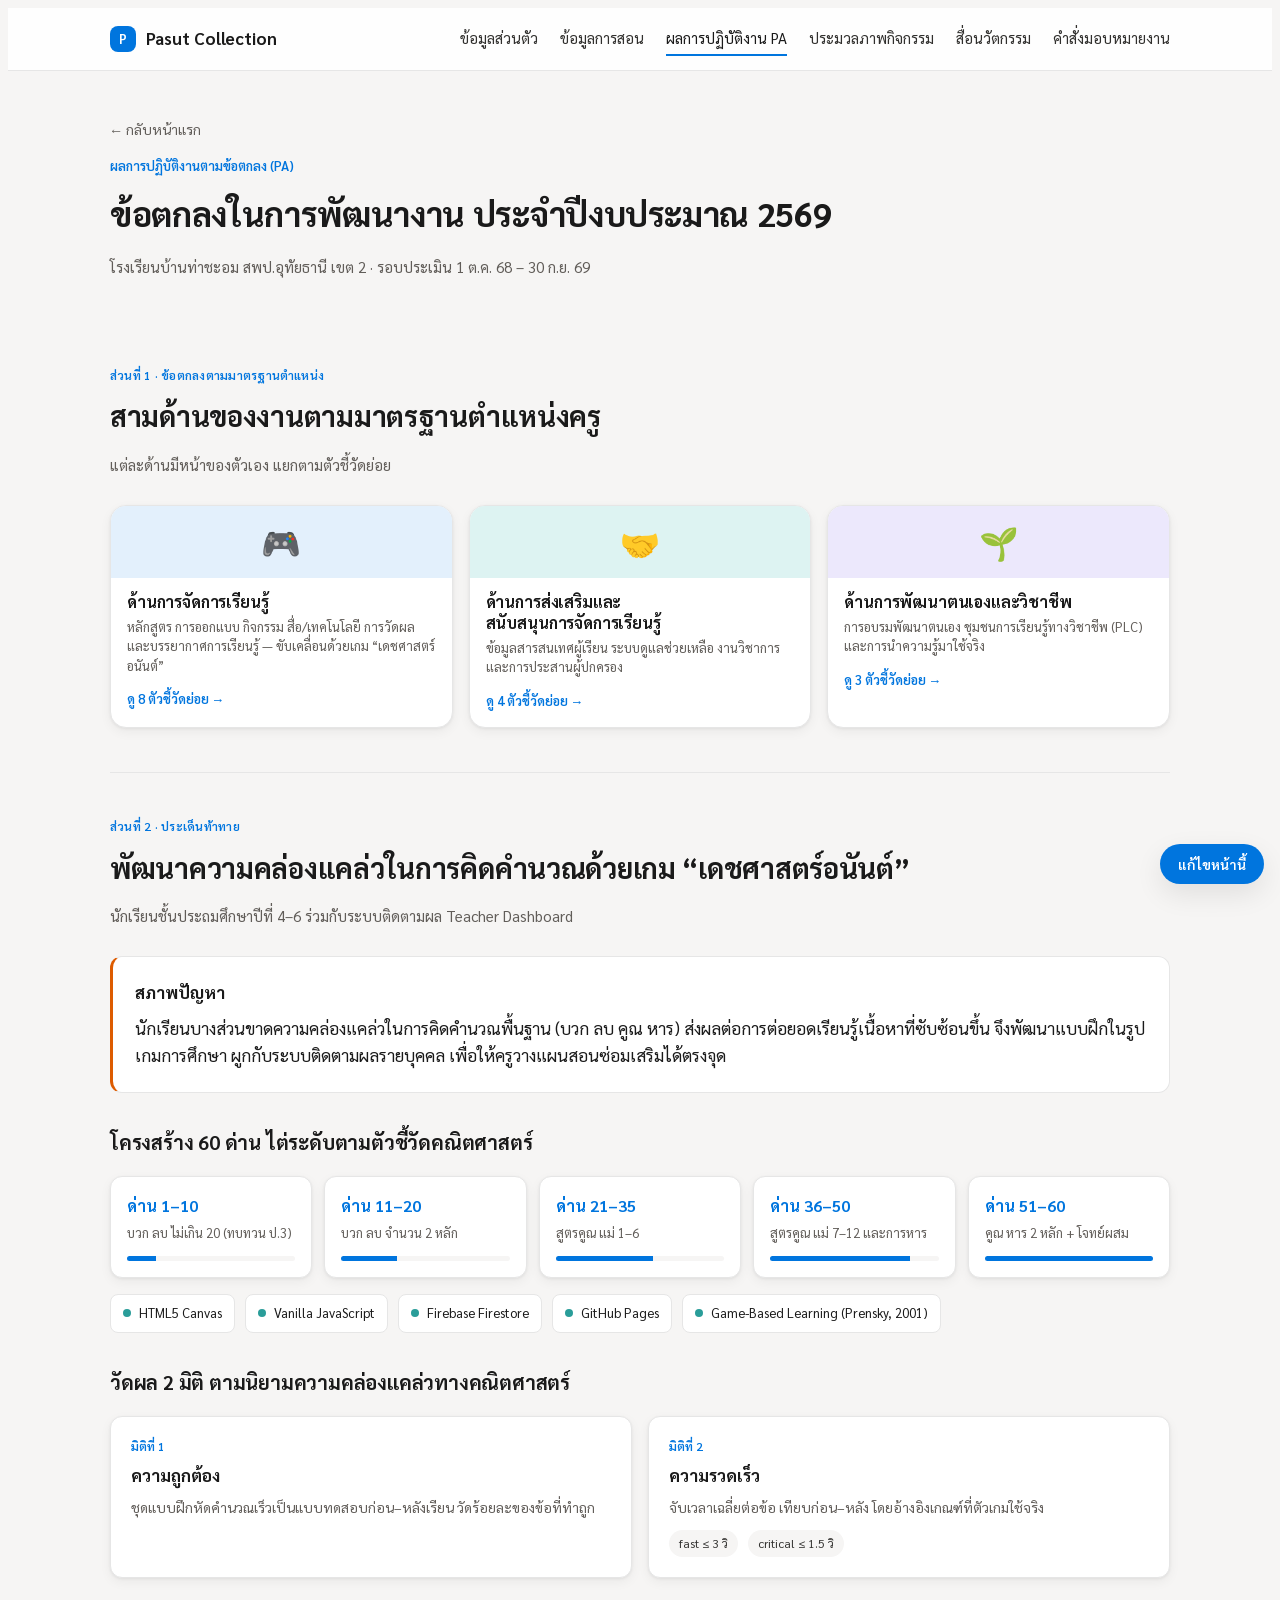
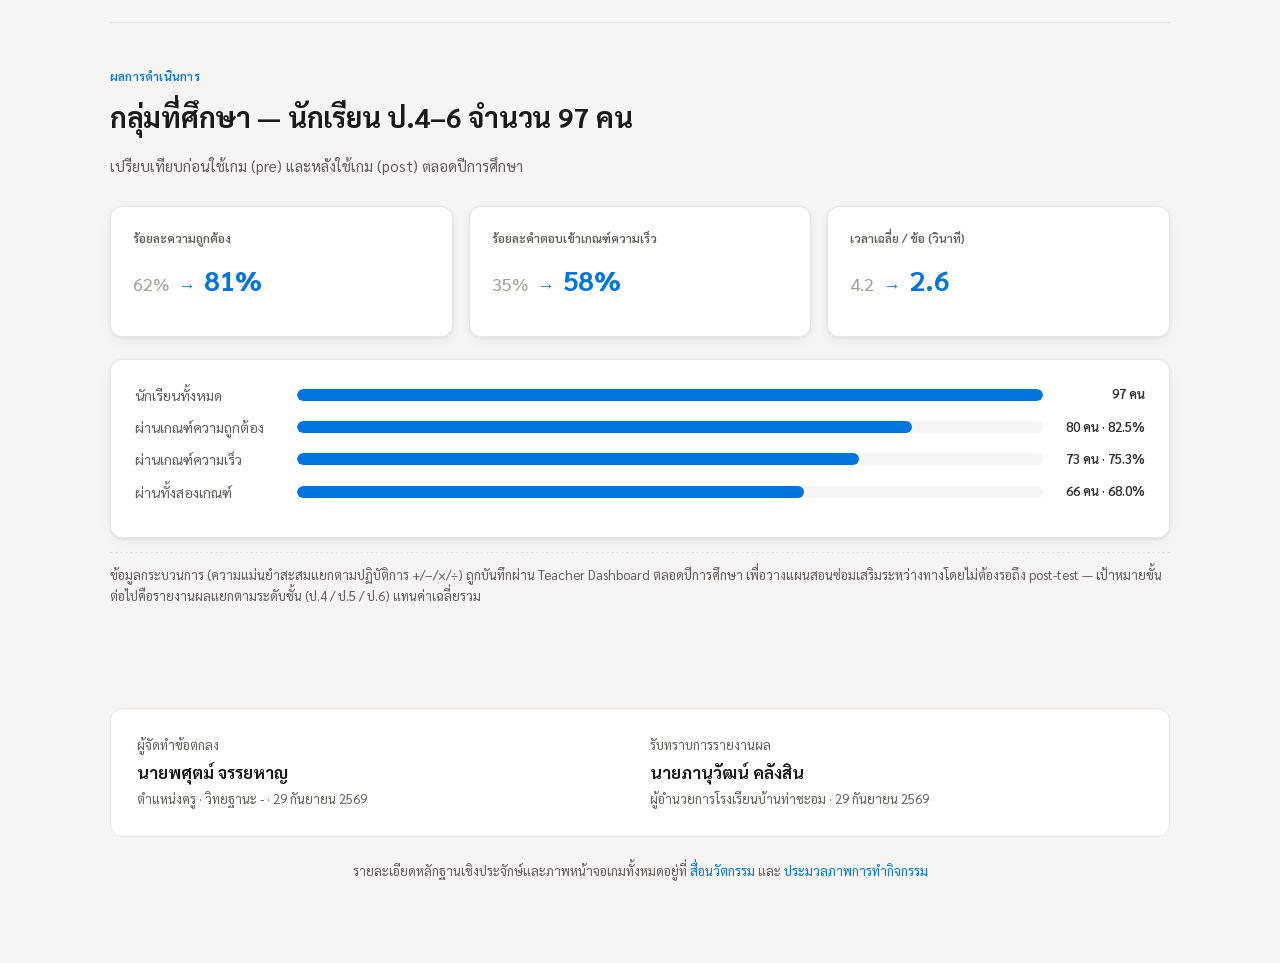
<file: pa.html>
<!doctype html>
<html lang="th">
<head>
<meta charset="UTF-8">
<meta name="viewport" content="width=device-width, initial-scale=1">
<title>ผลการปฏิบัติงาน PA — Pasut Collection</title>
<link rel="stylesheet" href="style.css">
</head>
<body data-content-collection="content_pa">

<div class="topbar">
  <div class="wrap row">
    <a class="brand" href="index.html"><span class="mark">P</span> <span data-field="name">Pasut Collection</span></a>
    <nav class="crumbs">
      <a href="personal.html">ข้อมูลส่วนตัว</a>
      <a href="teaching.html">ข้อมูลการสอน</a>
      <a href="pa.html" class="on">ผลการปฏิบัติงาน PA</a>
      <a href="gallery.html">ประมวลภาพกิจกรรม</a>
      <a href="media.html">สื่อนวัตกรรม</a>
      <a href="orders.html">คำสั่งมอบหมายงาน</a>
    </nav>
  </div>
</div>

<main class="wrap">

  <section class="pagehead" style="border-top:none;">
    <a class="backlink" href="index.html">← กลับหน้าแรก</a>
    <div class="n">ผลการปฏิบัติงานตามข้อตกลง (PA)</div>
    <h1>ข้อตกลงในการพัฒนางาน ประจำปีงบประมาณ 2569</h1>
    <p class="role" data-edit="role">โรงเรียนบ้านท่าชะอม สพป.อุทัยธานี เขต 2 · รอบประเมิน 1 ต.ค. 68 – 30 ก.ย. 69</p>
  </section>

  <section aria-label="ส่วนที่ 1" style="border-top:none;">
    <div class="kicker">ส่วนที่ 1 · ข้อตกลงตามมาตรฐานตำแหน่ง</div>
    <h2>สามด้านของงานตามมาตรฐานตำแหน่งครู</h2>
    <p class="intro">แต่ละด้านมีหน้าของตัวเอง แยกตามตัวชี้วัดย่อย</p>
    <div data-collection="pa_tiles" data-render="tile" data-photo="none"
         data-fields='[{"key":"title","label":"หัวข้อ"},{"key":"desc","label":"คำอธิบาย","multiline":true},{"key":"href","label":"ลิงก์ปลายทาง (เช่น daan1.html)"},{"key":"icon","label":"ไอคอน (อีโมจิ)"},{"key":"count","label":"ข้อความท้ายการ์ด"},{"key":"colorClass","label":"สี (d1 / d2 / d3 / เว้นว่าง)"}]'
         data-add-label="+ เพิ่มด้าน" data-empty="ยังไม่มีข้อมูล"></div>
  </section>

  <section id="challenge">
    <div class="kicker">ส่วนที่ 2 · ประเด็นท้าทาย</div>
    <h2>พัฒนาความคล่องแคล่วในการคิดคำนวณด้วยเกม “เดชศาสตร์อนันต์”</h2>
    <p class="intro">นักเรียนชั้นประถมศึกษาปีที่ 4–6 ร่วมกับระบบติดตามผล Teacher Dashboard</p>

    <div class="problem-card">
      <strong>สภาพปัญหา</strong>
      <p style="margin:.5em 0 0;" data-edit="problem">นักเรียนบางส่วนขาดความคล่องแคล่วในการคิดคำนวณพื้นฐาน (บวก ลบ คูณ หาร) ส่งผลต่อการต่อยอดเรียนรู้เนื้อหาที่ซับซ้อนขึ้น จึงพัฒนาแบบฝึกในรูปเกมการศึกษา ผูกกับระบบติดตามผลรายบุคคล เพื่อให้ครูวางแผนสอนซ่อมเสริมได้ตรงจุด</p>
    </div>

    <h3 style="margin-top:34px;">โครงสร้าง 60 ด่าน ไต่ระดับตามตัวชี้วัดคณิตศาสตร์</h3>
    <div data-collection="pa_floors" data-render="floor-bar" data-photo="none"
         data-fields='[{"key":"range","label":"ช่วงด่าน (เช่น ด่าน 1–10)"},{"key":"desc","label":"คำอธิบาย"},{"key":"percent","label":"ความคืบหน้า (%)","type":"number","min":0,"max":100}]'
         data-add-label="+ เพิ่มด่าน" data-empty="ยังไม่มีข้อมูล"></div>

    <div class="techrow">
      <div class="tech"><span class="dot"></span>HTML5 Canvas</div>
      <div class="tech"><span class="dot"></span>Vanilla JavaScript</div>
      <div class="tech"><span class="dot"></span>Firebase Firestore</div>
      <div class="tech"><span class="dot"></span>GitHub Pages</div>
      <div class="tech"><span class="dot"></span>Game‑Based Learning (Prensky, 2001)</div>
    </div>

    <h3 style="margin-top:34px;">วัดผล 2 มิติ ตามนิยามความคล่องแคล่วทางคณิตศาสตร์</h3>
    <div class="dims">
      <div class="dim">
        <div class="tag">มิติที่ 1</div>
        <h4>ความถูกต้อง</h4>
        <p>ชุดแบบฝึกหัดคำนวณเร็วเป็นแบบทดสอบก่อน–หลังเรียน วัดร้อยละของข้อที่ทำถูก</p>
      </div>
      <div class="dim">
        <div class="tag">มิติที่ 2</div>
        <h4>ความรวดเร็ว</h4>
        <p>จับเวลาเฉลี่ยต่อข้อ เทียบก่อน–หลัง โดยอ้างอิงเกณฑ์ที่ตัวเกมใช้จริง</p>
        <div class="thresh"><span>fast ≤ 3 วิ</span><span>critical ≤ 1.5 วิ</span></div>
      </div>
    </div>
  </section>

  <section id="results">
    <div class="kicker">ผลการดำเนินการ</div>
    <h2>กลุ่มที่ศึกษา — นักเรียน ป.4–6 จำนวน 97 คน</h2>
    <p class="intro">เปรียบเทียบก่อนใช้เกม (pre) และหลังใช้เกม (post) ตลอดปีการศึกษา</p>

    <div data-collection="pa_stats" data-render="stat-compare" data-photo="none"
         data-fields='[{"key":"label","label":"หัวข้อ"},{"key":"before","label":"ค่าก่อน","type":"number"},{"key":"after","label":"ค่าหลัง","type":"number"},{"key":"unit","label":"หน่วย (เช่น % หรือเว้นว่าง)"}]'
         data-add-label="+ เพิ่มค่าเปรียบเทียบ" data-empty="ยังไม่มีข้อมูล"></div>

    <div data-collection="pa_funnel" data-render="funnel-row" data-photo="none"
         data-fields='[{"key":"label","label":"หัวข้อแถว"},{"key":"percent","label":"ความกว้างแท่ง (%)","type":"number","min":0,"max":100},{"key":"countText","label":"ข้อความท้ายแถว (เช่น 97 คน)"}]'
         data-add-label="+ เพิ่มแถว" data-empty="ยังไม่มีข้อมูล"></div>
    <p class="note">ข้อมูลกระบวนการ (ความแม่นยำสะสมแยกตามปฏิบัติการ +/−/×/÷) ถูกบันทึกผ่าน Teacher Dashboard ตลอดปีการศึกษา เพื่อวางแผนสอนซ่อมเสริมระหว่างทางโดยไม่ต้องรอถึง post‑test — เป้าหมายขั้นต่อไปคือรายงานผลแยกตามระดับชั้น (ป.4 / ป.5 / ป.6) แทนค่าเฉลี่ยรวม</p>
  </section>

  <footer>
    <div class="signoff">
      <div>
        <div class="who">ผู้จัดทำข้อตกลง</div>
        <div class="name" data-edit="signoff-teacher-name">นายพศุตม์ จรรยหาญ</div>
        <div class="who">ตำแหน่งครู · วิทยฐานะ ‑ · 29 กันยายน 2569</div>
      </div>
      <div>
        <div class="who">รับทราบการรายงานผล</div>
        <div class="name" data-edit="signoff-director-name">นายภานุวัฒน์ คลังสิน</div>
        <div class="who">ผู้อำนวยการโรงเรียนบ้านท่าชะอม · 29 กันยายน 2569</div>
      </div>
    </div>
    <p class="foot-note">รายละเอียดหลักฐานเชิงประจักษ์และภาพหน้าจอเกมทั้งหมดอยู่ที่ <a href="media.html">สื่อนวัตกรรม</a> และ <a href="gallery.html">ประมวลภาพการทำกิจกรรม</a></p>
  </footer>

  <section aria-label="เนื้อหาเพิ่มเติม">
    <div class="kicker">เพิ่มเติม</div>
    <h2>เนื้อหาเพิ่มเติม</h2>
    <div id="extraBlocks" data-collection="extra_pa"></div>
  </section>
</main>

<script src="config.js"></script>
<script src="edit.js"></script>
</body>
</html>
</file>
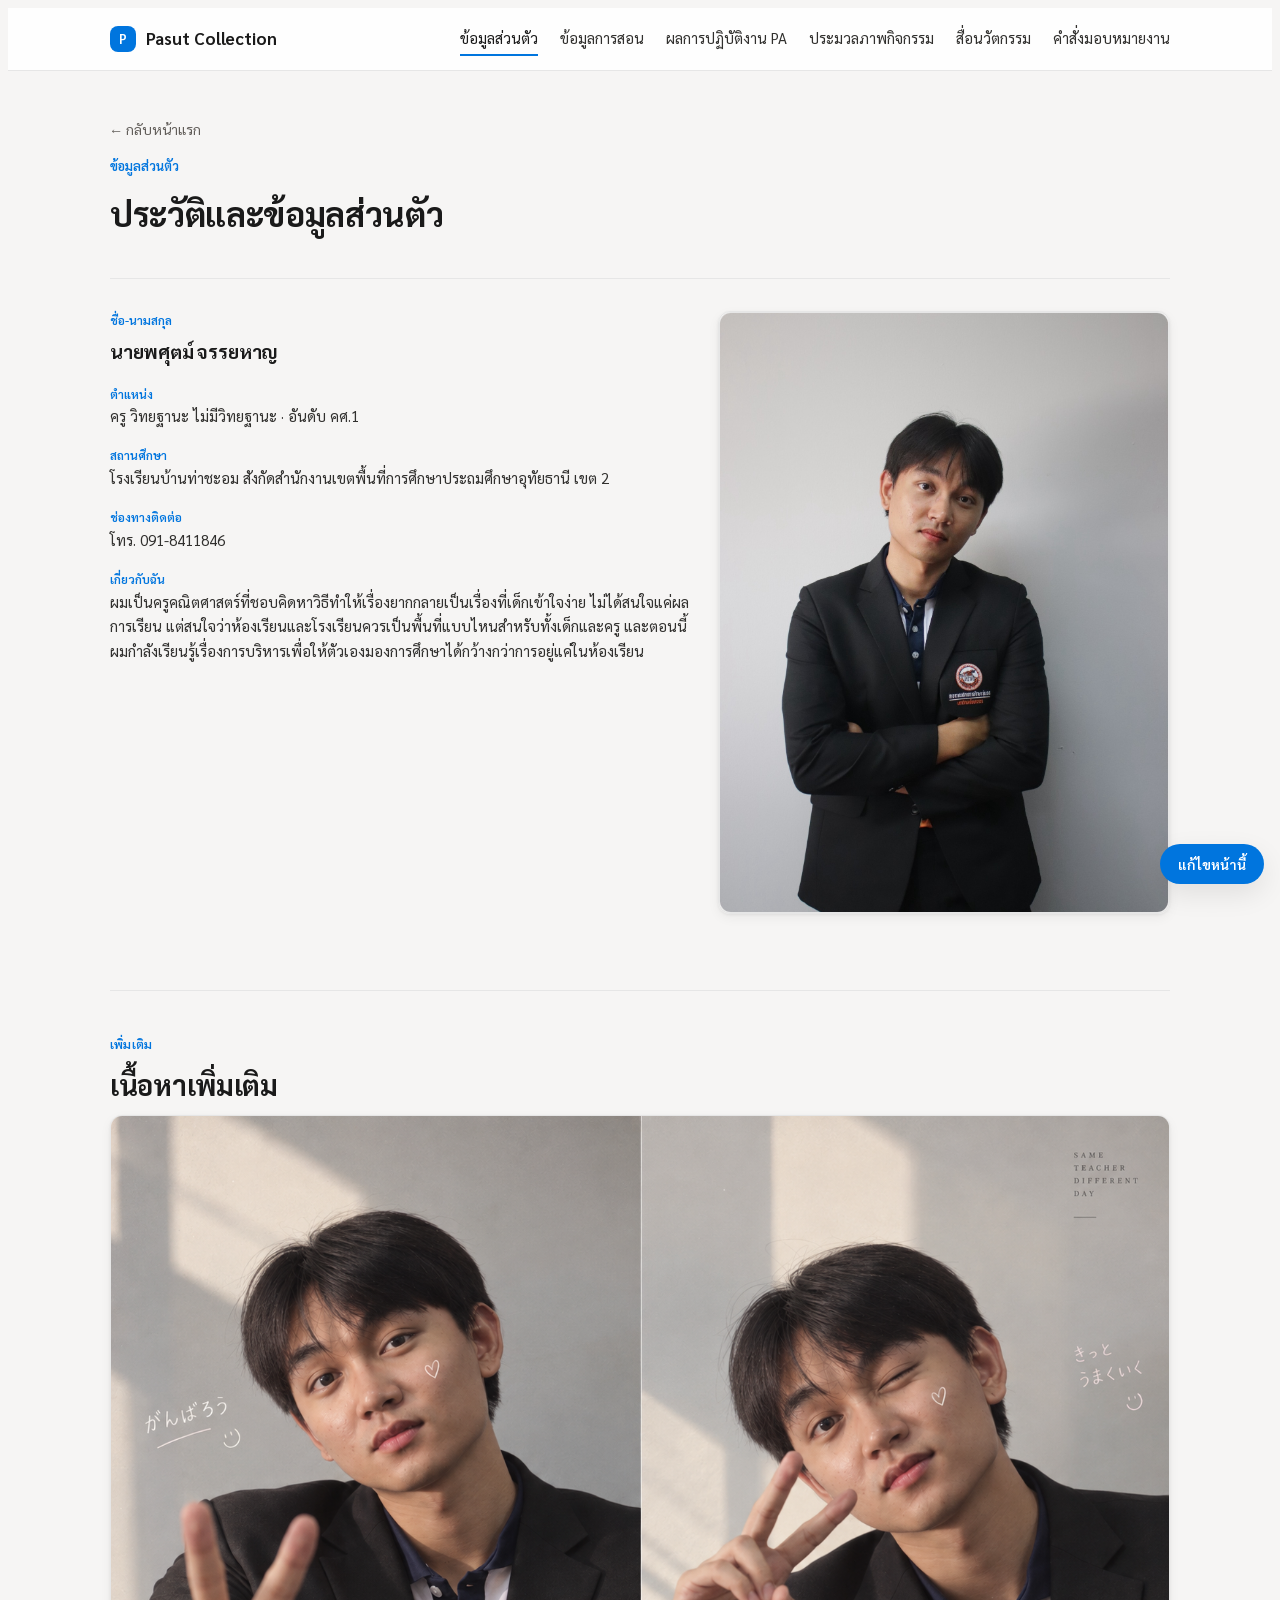
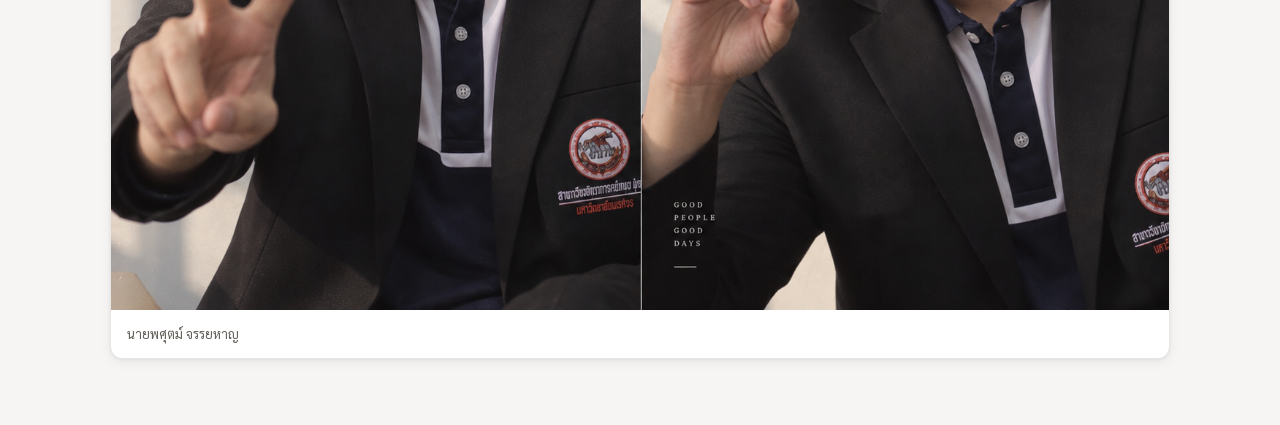
<file: personal.html>
<!doctype html>
<html lang="th">
<head>
<meta charset="UTF-8">
<meta name="viewport" content="width=device-width, initial-scale=1">
<title>ข้อมูลส่วนตัว — Pasut Collection</title>
<link rel="stylesheet" href="style.css">
</head>
<body data-content-collection="content_personal">

<div class="topbar">
  <div class="wrap row">
    <a class="brand" href="index.html"><span class="mark">P</span> <span data-field="name">Pasut Collection</span></a>
    <nav class="crumbs">
      <a href="personal.html" class="on">ข้อมูลส่วนตัว</a>
      <a href="teaching.html">ข้อมูลการสอน</a>
      <a href="pa.html">ผลการปฏิบัติงาน PA</a>
      <a href="gallery.html">ประมวลภาพกิจกรรม</a>
      <a href="media.html">สื่อนวัตกรรม</a>
      <a href="orders.html">คำสั่งมอบหมายงาน</a>
    </nav>
  </div>
</div>

<main class="wrap">
  <section class="pagehead" style="border-top:none;">
    <a class="backlink" href="index.html">← กลับหน้าแรก</a>
    <div class="n">ข้อมูลส่วนตัว</div>
    <h1>ประวัติและข้อมูลส่วนตัว</h1>
  </section>

  <section style="padding-top:0;">
    <div class="sub with-image" style="border-top:none;">
      <div>
        <div class="tag">ชื่อ-นามสกุล</div>
        <h3 data-edit="name">นายพศุตม์ จรรยหาญ</h3>
        <div class="tag" style="margin-top:18px;">ตำแหน่ง</div>
        <p data-edit="position">ครู วิทยฐานะ ไม่มีวิทยฐานะ · อันดับ คศ.1</p>
        <div class="tag" style="margin-top:18px;">สถานศึกษา</div>
        <p data-edit="school">โรงเรียนบ้านท่าชะอม สังกัดสำนักงานเขตพื้นที่การศึกษาประถมศึกษาอุทัยธานี เขต 2</p>
        <div class="tag" style="margin-top:18px;">ช่องทางติดต่อ</div>
        <p data-edit="contact">โทร. 091-8411846</p>
        <div class="tag" style="margin-top:18px;">เกี่ยวกับฉัน</div>
        <p data-edit="about">ครูผู้สอนกลุ่มสาระการเรียนรู้คณิตศาสตร์ สนใจพัฒนาสื่อการเรียนรู้ดิจิทัลและเกมการศึกษาเพื่อยกระดับผลสัมฤทธิ์ของผู้เรียน</p>
      </div>
      <figure>
        <div class="portrait-frame">
          <img data-edit-img="portrait" src="images/portrait.jpg" alt="รูปภาพนายพศุตม์ จรรยหาญ">
        </div>
      </figure>
    </div>
  </section>

  <section aria-label="เนื้อหาเพิ่มเติม">
    <div class="kicker">เพิ่มเติม</div>
    <h2>เนื้อหาเพิ่มเติม</h2>
    <div id="extraBlocks" data-collection="extra_personal"></div>
  </section>
</main>

<script src="config.js"></script>
<script src="edit.js"></script>
</body>
</html>
</file>
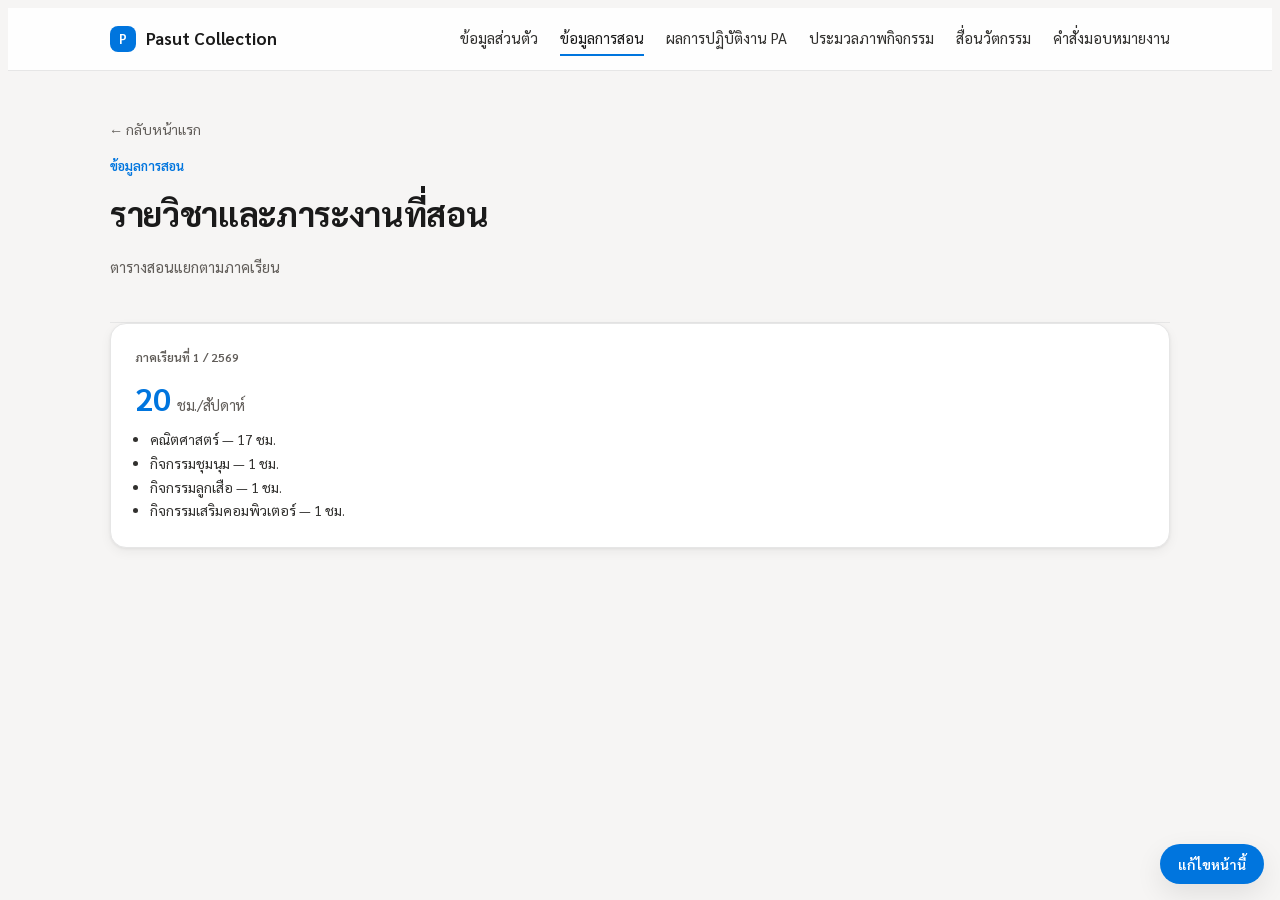
<file: teaching.html>
<!doctype html>
<html lang="th">
<head>
<meta charset="UTF-8">
<meta name="viewport" content="width=device-width, initial-scale=1">
<title>ข้อมูลการสอน — Pasut Collection</title>
<link rel="stylesheet" href="style.css">
</head>
<body data-content-collection="content_teaching">

<div class="topbar">
  <div class="wrap row">
    <a class="brand" href="index.html"><span class="mark">P</span> <span data-field="name">Pasut Collection</span></a>
    <nav class="crumbs">
      <a href="personal.html">ข้อมูลส่วนตัว</a>
      <a href="teaching.html" class="on">ข้อมูลการสอน</a>
      <a href="pa.html">ผลการปฏิบัติงาน PA</a>
      <a href="gallery.html">ประมวลภาพกิจกรรม</a>
      <a href="media.html">สื่อนวัตกรรม</a>
      <a href="orders.html">คำสั่งมอบหมายงาน</a>
    </nav>
  </div>
</div>

<main class="wrap">
  <section class="pagehead" style="border-top:none;">
    <a class="backlink" href="index.html">← กลับหน้าแรก</a>
    <div class="n">ข้อมูลการสอน</div>
    <h1>รายวิชาและภาระงานที่สอน</h1>
    <p class="role" data-edit="role">ตารางสอนแยกตามภาคเรียน</p>
  </section>

  <section style="padding-top:0;">
    <div data-collection="teaching_loads" data-render="load-card" data-photo="none"
         data-fields='[{"key":"term","label":"ภาคเรียน"},{"key":"totalHours","label":"รวมชั่วโมง/สัปดาห์","type":"number"},{"key":"subjects","label":"รายวิชา (บรรทัดละ 1 วิชา เช่น คณิตศาสตร์ — 12 ชม.)","multiline":true}]'
         data-add-label="+ เพิ่มภาคเรียน" data-empty="ยังไม่มีข้อมูล"></div>
  </section>

  <section aria-label="เนื้อหาเพิ่มเติม">
    <div class="kicker">เพิ่มเติม</div>
    <h2>เนื้อหาเพิ่มเติม</h2>
    <div id="extraBlocks" data-collection="extra_teaching"></div>
  </section>
</main>

<script src="config.js"></script>
<script src="edit.js"></script>
</body>
</html>
</file>
<file: style.css>
@import url('https://fonts.googleapis.com/css2?family=Sarabun:wght@400;500;600;700&display=swap');

/* โทนสี/สเปซซิ่งชุดเดียวกับ School Portal (ระบบงานโรงเรียนบ้านท่าชะอม) */
:root{
  --canvas-soft:#f6f5f4;
  --canvas:#ffffff;
  --surface:#ffffff;
  --ink:#1a1a1a;
  --ink-secondary:#31302e;
  --ink-muted:#615d59;
  --ink-faint:#a39e98;
  --hairline:#e6e6e6;
  --primary:#0075de;
  --primary-active:#005bab;

  --teal:#2a9d99;      --teal-bg:#ddf3f2;      --teal-hover:#ccecea;
  --green:#1aae39;     --green-bg:#e2f7e7;     --green-hover:#cceedb;
  --orange:#dd5b00;    --orange-bg:#fdeede;    --orange-hover:#fce0ca;
  --purple:#7c3aed;    --purple-bg:#ece8fc;    --purple-hover:#ddd5f8;
  --blue:#0075de;      --blue-bg:#e3f0fc;      --blue-hover:#d2e6fa;
  --pink:#c0246e;      --pink-bg:#fce4ef;      --pink-hover:#f8d0e3;

  --radius-sm:8px; --radius-md:12px; --radius-lg:16px; --radius-full:9999px;
  --shadow-1: 0 1px 3px rgba(0,0,0,.06), 0 4px 12px rgba(0,0,0,.05);
  --shadow-2: 0 10px 28px rgba(0,0,0,.09);
  color-scheme: light;
}
@media (prefers-color-scheme: dark){
  :root:not([data-theme="light"]){
    --canvas-soft:#14161a; --canvas:#1e2126; --surface:#1e2126;
    --ink:#f0efed; --ink-secondary:#d5d2ce; --ink-muted:#9a958f; --ink-faint:#6b6660;
    --hairline:#2d3138;
    --primary:#4da3ff; --primary-active:#7fbfff;
    --teal-bg:#1a3634; --teal-hover:#213f3d;
    --green-bg:#183a22; --green-hover:#1f4529;
    --orange-bg:#3a2410; --orange-hover:#452c14;
    --purple-bg:#28204a; --purple-hover:#312756;
    --blue-bg:#152d47; --blue-hover:#1c3854;
    --pink-bg:#3a1526; --pink-hover:#451b2e;
    --shadow-1: 0 1px 3px rgba(0,0,0,.4), 0 4px 12px rgba(0,0,0,.3);
    --shadow-2: 0 10px 28px rgba(0,0,0,.5);
    color-scheme: dark;
  }
}
:root[data-theme="dark"]{
  --canvas-soft:#14161a; --canvas:#1e2126; --surface:#1e2126;
  --ink:#f0efed; --ink-secondary:#d5d2ce; --ink-muted:#9a958f; --ink-faint:#6b6660;
  --hairline:#2d3138;
  --primary:#4da3ff; --primary-active:#7fbfff;
  --teal-bg:#1a3634; --teal-hover:#213f3d;
  --green-bg:#183a22; --green-hover:#1f4529;
  --orange-bg:#3a2410; --orange-hover:#452c14;
  --purple-bg:#28204a; --purple-hover:#312756;
  --blue-bg:#152d47; --blue-hover:#1c3854;
  --pink-bg:#3a1526; --pink-hover:#451b2e;
  --shadow-1: 0 1px 3px rgba(0,0,0,.4), 0 4px 12px rgba(0,0,0,.3);
  --shadow-2: 0 10px 28px rgba(0,0,0,.5);
  color-scheme: dark;
}

*{box-sizing:border-box;}
html{ font-size:17px; }
body{
  background:var(--canvas-soft); color:var(--ink);
  font-family:'Sarabun',sans-serif;
  line-height:1.6; -webkit-font-smoothing:antialiased;
}
h1,h2,h3{ font-family:'Sarabun',sans-serif; font-weight:700; letter-spacing:-.01em; text-wrap:balance; margin:0; }
.num{ font-variant-numeric:tabular-nums; }
a{ color:var(--primary); text-decoration:none; }
img{ max-width:100%; }

.wrap{ max-width:1100px; margin-inline:auto; padding-inline:20px; }

/* ---------- top bar ---------- */
.topbar{
  position:sticky; top:env(safe-area-inset-top,0px); z-index:20;
  background:color-mix(in srgb, var(--canvas) 88%, transparent);
  backdrop-filter:blur(10px);
  border-bottom:1px solid var(--hairline);
}
.topbar .row{ display:flex; align-items:center; justify-content:space-between; gap:16px; padding-block:14px; flex-wrap:wrap; }
.brand{ display:flex; align-items:center; gap:10px; font-weight:700; font-size:17px; color:var(--ink); text-decoration:none; }
.brand .mark{
  width:26px;height:26px;border-radius:var(--radius-sm);
  background:var(--primary); color:#fff;
  display:grid;place-items:center;font-size:13px;font-weight:700;
}
nav.crumbs{ display:flex; gap:22px; overflow-x:auto; scrollbar-width:none; }
nav.crumbs::-webkit-scrollbar{display:none;}
nav.crumbs a{
  white-space:nowrap; font-size:15px; color:var(--ink-secondary);
  padding-block:4px; border-bottom:2px solid transparent;
}
nav.crumbs a:hover, nav.crumbs a.on{ color:var(--ink); border-color:var(--primary); }

/* ---------- profile hero — รูปกลมอยู่กลาง เหนือชื่อ (แบบ staff-person ของ School Portal) ---------- */
.heroband{ padding-block:48px 40px; text-align:center; }
.heroband-inner{ display:flex; flex-direction:column; align-items:center; gap:6px; }
.hero-photo{
  width:120px; height:120px; border-radius:50%; overflow:hidden;
  border:3px solid var(--hairline); background:var(--canvas);
  margin-bottom:10px;
}
.hero-photo img{ width:100%; height:100%; object-fit:cover; display:block; }
.heroband .eyebrow{ margin-bottom:4px; }
.heroband h1{ font-size:clamp(24px,4vw,30px); margin:0; color:var(--ink); }
.heroband p.lede{ color:var(--ink-muted); max-width:52ch; margin-inline:auto; font-size:15px; }

.hero-frame{
  width:120px; height:120px; border-radius:50%; overflow:hidden;
  border:3px solid var(--hairline); background:var(--canvas); margin-bottom:10px;
}
.hero-frame img{ display:block; width:100%; height:100%; object-fit:cover; }
/* full-width portrait photo (personal.html) — kept separate from .hero-frame's
   fixed 120px circle so the two don't fight over width/height/border-radius */
.portrait-frame{
  width:100%; aspect-ratio:3/4; border-radius:var(--radius-md);
  overflow:hidden; border:1px solid var(--hairline); box-shadow:var(--shadow-1);
}
.portrait-frame img{ display:block; width:100%; height:100%; object-fit:cover; }
.eyebrow{ display:inline-flex; font-size:12px; letter-spacing:.02em; font-weight:600; color:var(--primary); background:var(--surface); border:1px solid var(--hairline); border-radius:var(--radius-full); padding:4px 10px; }
.chiprow{ display:flex; flex-wrap:wrap; gap:8px; margin-top:14px; justify-content:center; }
.chip{ font-size:13px; padding:6px 12px; border-radius:var(--radius-full); background:var(--surface); border:1px solid var(--hairline); color:var(--ink-muted); }
.chip b{ color:var(--ink); font-weight:600; }

/* ---------- section shell ---------- */
section{ padding-block:44px; border-top:1px solid var(--hairline); }
section .kicker{ font-size:12px; letter-spacing:.02em; font-weight:600; color:var(--primary); margin-bottom:8px; }
section h2{ font-size:clamp(22px,3vw,28px); margin:0 0 8px; }
section .intro{ color:var(--ink-muted); max-width:68ch; margin-bottom:28px; font-size:15px; }

/* ---------- workload / info cards ---------- */
.loadgrid{ display:grid; grid-template-columns:repeat(auto-fit,minmax(220px,1fr)); gap:16px; }
.loadcard{ background:var(--surface); border:1px solid var(--hairline); border-radius:var(--radius-lg); padding:24px; box-shadow:var(--shadow-1); }
.loadcard .term{ font-size:12px; color:var(--ink-muted); font-weight:600; }
.loadcard .total{ font-size:32px; font-weight:700; letter-spacing:-.01em; color:var(--primary); margin:.15em 0; }
.loadcard ul{ margin:0; padding-left:1.1em; color:var(--ink-secondary); font-size:14px; line-height:1.7; }

/* ---------- system cards (การ์ดเมนู แบบ School Portal — ไม่มีเลข ใช้แถบสี+ไอคอนแทน) ---------- */
.tilegrid{ display:grid; grid-template-columns:repeat(2,1fr); gap:16px; }
@media(min-width:600px){ .tilegrid{ grid-template-columns:repeat(3,1fr); } }
.tile{
  position:relative; background:var(--canvas); color:var(--ink);
  border-radius:var(--radius-lg); border:1px solid var(--hairline);
  box-shadow:var(--shadow-1); overflow:hidden; display:flex; flex-direction:column;
  transition:transform .18s ease, box-shadow .18s ease;
}
.tile:hover{ transform:translateY(-4px); box-shadow:var(--shadow-2); }
.tile .icon-band{ height:72px; display:flex; align-items:center; justify-content:center; font-size:32px; }
.tile.d1 .icon-band{ background:var(--blue-bg); }
.tile.d2 .icon-band{ background:var(--teal-bg); }
.tile.d3 .icon-band{ background:var(--purple-bg); }
.tile:nth-child(4) .icon-band{ background:var(--pink-bg); }
.tile:nth-child(5) .icon-band{ background:var(--orange-bg); }
.tile:nth-child(6) .icon-band{ background:var(--green-bg); }
.tile .body{ padding:14px 16px 16px; display:flex; flex-direction:column; flex:1; gap:4px; }
.tile h3{ font-size:16px; margin:0; line-height:1.3; }
.tile p{ margin:0; color:var(--ink-muted); font-size:13px; line-height:1.5; }
.tile .go{ margin-top:10px; font-size:13px; color:var(--primary); font-weight:600; }

/* ---------- domain / sub-topic pages ---------- */
.pagehead{ padding-block:44px 28px; border-top:none; }
.backlink{ display:inline-flex; align-items:center; gap:6px; font-size:14px; color:var(--ink-muted); margin-bottom:16px; }
.backlink:hover{ color:var(--primary); }
.pagehead .n{ font-size:13px; color:var(--primary); font-weight:600; }
.pagehead h1{ font-size:clamp(26px,4vw,34px); margin:.25em 0 .3em; }
.pagehead p.role{ color:var(--ink-muted); max-width:70ch; font-size:15px; }
.pagehead .pts{ display:inline-block; margin-top:10px; font-size:12px; font-weight:600; background:var(--canvas-soft); border:1px solid var(--hairline); padding:4px 12px; border-radius:var(--radius-full); color:var(--ink-secondary); }

.subs{ display:flex; flex-direction:column; }
.sub{ display:grid; grid-template-columns:1fr; gap:20px; padding-block:32px; border-top:1px solid var(--hairline); }
@media(min-width:760px){ .sub.with-image{ grid-template-columns:1.3fr 1fr; align-items:start; } }
.sub .tag{ font-size:12px; color:var(--primary); font-weight:600; }
.sub h3{ margin:.3em 0 .5em; font-size:19px; }
.sub p{ color:var(--ink-secondary); margin:0; font-size:15px; line-height:1.65; }
.sub figure{ margin:0; }
.sub figure img{ display:block; width:100%; border-radius:var(--radius-md); border:1px solid var(--hairline); box-shadow:var(--shadow-1); }
.sub figcaption{ font-size:12px; color:var(--ink-faint); margin-top:8px; }

.cols3{ display:grid; grid-template-columns:1fr; gap:16px; }
@media(min-width:820px){ .cols3{ grid-template-columns:1fr 1fr; } }
.col h4{ margin:0 0 8px; font-size:12px; font-weight:600; color:var(--primary); }
.col ul{ margin:0; padding-left:1.1em; font-size:14px; color:var(--ink-secondary); line-height:1.6; }
.col li{ margin-bottom:.55em; }
.summary-card{ background:var(--surface); border:1px solid var(--hairline); border-radius:var(--radius-lg); padding:26px; box-shadow:var(--shadow-1); margin-top:10px;}

.mini-table{ width:100%; border-collapse:collapse; margin-top:14px; font-size:14px;}
.mini-table th,.mini-table td{ padding:10px; border-bottom:1px solid var(--hairline); text-align:left;}
.mini-table th{ color:var(--ink-muted); font-weight:600; font-size:12px; background:var(--canvas-soft); }

/* ---------- problem / floors / tech / dims ---------- */
.problem-card{ background:var(--surface); border:1px solid var(--hairline); border-left:3px solid var(--orange); border-radius:var(--radius-md); padding:22px; }
.floors{ display:grid; grid-template-columns:repeat(auto-fit,minmax(150px,1fr)); gap:12px; margin-top:18px;}
.floor{ background:var(--surface); border:1px solid var(--hairline); border-radius:var(--radius-md); padding:16px; box-shadow:var(--shadow-1); }
.floor .range{ font-weight:700; color:var(--primary); font-size:16px;}
.floor .desc{ font-size:13px; color:var(--ink-muted); margin-top:4px; }
.floor .bar{ height:5px; border-radius:3px; background:var(--canvas-soft); margin-top:12px; overflow:hidden;}
.floor .bar i{ display:block; height:100%; background:var(--primary); }
.techrow{ display:flex; flex-wrap:wrap; gap:10px; margin-top:16px; }
.tech{ display:flex; align-items:center; gap:8px; font-size:13px; background:var(--surface); border:1px solid var(--hairline); border-radius:var(--radius-sm); padding:8px 12px; }
.tech .dot{ width:8px; height:8px; border-radius:50%; background:var(--teal); }
.dims{ display:grid; grid-template-columns:1fr; gap:16px; margin-top:18px;}
@media(min-width:720px){ .dims{ grid-template-columns:1fr 1fr; } }
.dim{ background:var(--surface); border:1px solid var(--hairline); border-radius:var(--radius-md); padding:20px; box-shadow:var(--shadow-1);}
.dim .tag{ font-size:12px; font-weight:600; color:var(--primary); }
.dim h4{ margin:.3em 0 .4em; font-size:17px; }
.dim p{ margin:0; color:var(--ink-muted); font-size:14px; }
.thresh{ display:flex; gap:10px; margin-top:12px;}
.thresh span{ font-size:12px; padding:4px 10px; border-radius:var(--radius-full); background:var(--canvas-soft); color:var(--ink-secondary);}

/* ---------- results ---------- */
.stat-grid{ display:grid; grid-template-columns:1fr; gap:16px; }
@media(min-width:720px){ .stat-grid{ grid-template-columns:repeat(3,1fr); } }
.stat-card{ background:var(--surface); border:1px solid var(--hairline); border-radius:var(--radius-md); padding:22px; box-shadow:var(--shadow-1); }
.stat-card .label{ font-size:12px; color:var(--ink-muted); font-weight:600; }
.stat-move{ display:flex; align-items:baseline; gap:10px; margin:.5em 0 .7em; }
.stat-move .from{ font-size:18px; color:var(--ink-faint); }
.stat-move .arrow{ color:var(--primary); }
.stat-move .to{ font-size:28px; font-weight:700; color:var(--primary); letter-spacing:-.01em; }
.stat-bars{ display:flex; gap:6px; align-items:flex-end; height:44px; }
.stat-bars .b{ flex:1; border-radius:5px 5px 0 0; background:var(--canvas-soft); position:relative; }
.stat-bars .b.post{ background:var(--primary); }
.stat-bars .b .v{ position:absolute; top:-18px; left:0; right:0; text-align:center; font-size:11px; color:var(--ink-muted);}
.funnel{ margin-top:22px; background:var(--surface); border:1px solid var(--hairline); border-radius:var(--radius-md); padding:24px; box-shadow:var(--shadow-1);}
.funnel-row{ display:grid; grid-template-columns:150px 1fr 90px; align-items:center; gap:12px; margin-bottom:10px;}
.funnel-row .fl{ font-size:14px; color:var(--ink-muted);}
.funnel-track{ height:12px; border-radius:8px; background:var(--canvas-soft); overflow:hidden;}
.funnel-track i{ display:block; height:100%; background:var(--primary); border-radius:8px;}
.funnel-row .fn{ font-size:13px; text-align:right; color:var(--ink-secondary); font-weight:600;}
.note{ font-size:13px; color:var(--ink-muted); margin-top:14px; border-top:1px dashed var(--hairline); padding-top:12px;}

/* ---------- card grid (gallery / media / orders) ---------- */
.cardgrid{ display:grid; grid-template-columns:repeat(2,1fr); gap:16px; }
@media(min-width:720px){ .cardgrid{ grid-template-columns:repeat(3,1fr); } }
.gcard{ background:var(--surface); border:1px solid var(--hairline); border-radius:var(--radius-md); overflow:hidden; box-shadow:var(--shadow-1); }
.gcard .photo{ aspect-ratio:4/3; background:var(--canvas-soft); }
.gcard .photo img{ width:100%; height:100%; object-fit:cover; display:block; }
.gcard .body{ padding:14px 16px; }
.gcard .title{ font-weight:600; font-size:15px; margin-bottom:4px; }
.gcard .cap{ font-size:13px; color:var(--ink-muted); white-space:pre-line; }
.empty-note{ color:var(--ink-faint); font-size:14px; text-align:center; padding:32px 0; border:1px dashed var(--hairline); border-radius:var(--radius-md); }

/* extra photos on an item beyond the first (gcard/indicator figure) */
.photo-strip{ display:flex; gap:6px; padding:8px; flex-wrap:wrap; }
.photo-strip img{ width:56px; height:56px; object-fit:cover; border-radius:6px; border:1px solid var(--hairline); display:block; }
.sub figure .photo-strip{ padding:8px 0 0; }

/* ---------- QR code button (index.html only) ---------- */
.topbar-right{ display:flex; align-items:center; gap:14px; flex-wrap:wrap; }
.qr-widget{ position:relative; }
.qr-toggle{
  font-family:'Sarabun',sans-serif; font-size:13px; font-weight:600;
  padding:8px 14px; border-radius:var(--radius-full); border:none; color:#fff;
  background:var(--primary); box-shadow:var(--shadow-1); cursor:pointer;
}
.qr-panel{
  position:absolute; top:calc(100% + 10px); right:0;
  z-index:41; background:var(--surface); border-radius:var(--radius-md);
  box-shadow:var(--shadow-2); padding:16px; text-align:center;
}
.qr-panel[hidden]{ display:none; }
.qr-panel #qrCode{ display:flex; justify-content:center; }
.qr-panel #qrCode img, .qr-panel #qrCode canvas{ display:block; }
.qr-panel .qr-url{ margin:10px 0 0; font-size:12px; color:var(--ink-muted); overflow-wrap:break-word; width:160px; }

/* ---------- self-editing (edit.js) ---------- */
.edit-toggle{
  position:fixed; right:16px; bottom:calc(16px + env(safe-area-inset-bottom,0px));
  z-index:40; font-family:'Sarabun',sans-serif; font-size:14px; font-weight:600;
  padding:11px 18px; border-radius:var(--radius-full); border:none; color:#fff;
  background:var(--primary); box-shadow:var(--shadow-2); cursor:pointer;
}
.edit-controls{ display:flex; gap:6px; padding:0 16px 14px; flex-wrap:wrap; }
.edit-controls button{ font-size:12px; padding:5px 10px; border-radius:var(--radius-sm); border:1px solid var(--hairline); background:var(--canvas-soft); color:var(--ink); cursor:pointer; }
.edit-controls button:disabled{ opacity:.35; cursor:default; }
.edit-controls .btn-del{ margin-left:auto; color:var(--orange); }
.btn-add{ font-size:14px; font-weight:600; padding:10px 18px; border-radius:var(--radius-sm); border:1px dashed var(--primary); background:transparent; color:var(--primary); cursor:pointer; }

[contenteditable="true"]{ outline:1px dashed var(--primary); outline-offset:3px; border-radius:2px; background:var(--blue-bg); }
.img-edit-btn{
  position:absolute; right:8px; top:8px; z-index:5; font-size:12px; font-weight:600;
  padding:6px 12px; border-radius:var(--radius-full); border:none; color:#fff;
  background:rgba(0,0,0,.6); cursor:pointer;
}

.pc-modal-overlay{ position:fixed; inset:0; background:rgba(0,0,0,.45); z-index:50; display:flex; align-items:center; justify-content:center; padding:20px; }
.pc-modal{ background:var(--surface); border-radius:var(--radius-md); padding:24px; width:100%; max-width:420px; max-height:90vh; overflow-y:auto; box-shadow:var(--shadow-2); }
.pc-modal h3{ margin:0 0 16px; font-size:18px; }
.pc-modal label{ display:block; font-size:13px; color:var(--ink-muted); margin-bottom:14px; }
.pc-modal input[type="text"], .pc-modal textarea, .pc-modal input[type="file"]{
  display:block; width:100%; margin-top:6px; padding:8px 10px; border:1px solid var(--hairline);
  border-radius:var(--radius-sm); font-family:inherit; font-size:14px; color:var(--ink); background:var(--canvas);
}
.pc-modal textarea{ min-height:80px; resize:vertical; }
.pc-modal-actions{ display:flex; gap:10px; margin-top:8px; }
.pc-modal-actions button:last-child{ background:transparent; border:1px solid var(--hairline); border-radius:var(--radius-sm); padding:10px 18px; font-size:14px; cursor:pointer; color:var(--ink-muted); }

/* ---------- footer ---------- */
footer{ padding-block:44px 60px; }
.signoff{ display:grid; grid-template-columns:1fr; gap:20px; background:var(--surface); border:1px solid var(--hairline); border-radius:var(--radius-md); padding:26px; }
@media(min-width:680px){ .signoff{ grid-template-columns:1fr 1fr; } }
.signoff .who{ font-size:13px; color:var(--ink-muted); }
.signoff .name{ font-weight:700; font-size:17px; margin:.2em 0;}
.foot-note{ margin-top:24px; font-size:13px; color:var(--ink-muted); text-align:center; }
</file>
